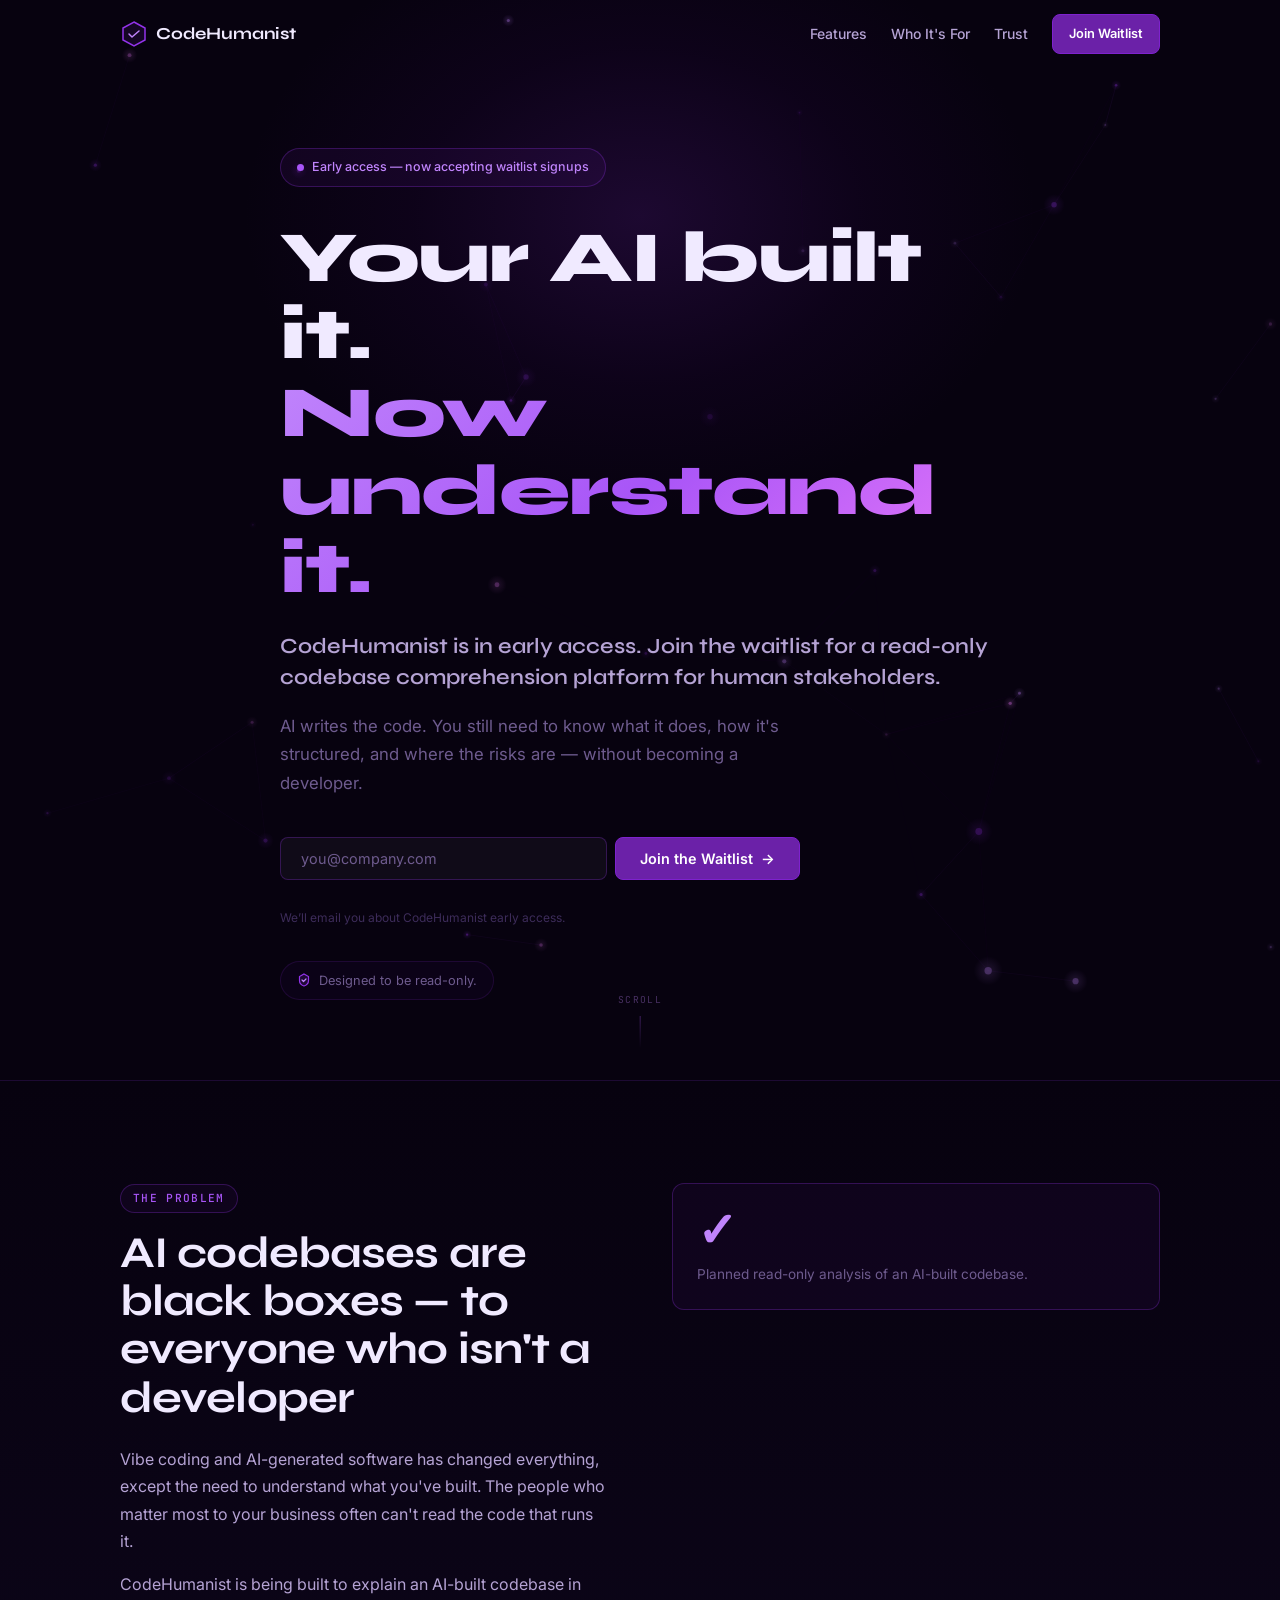
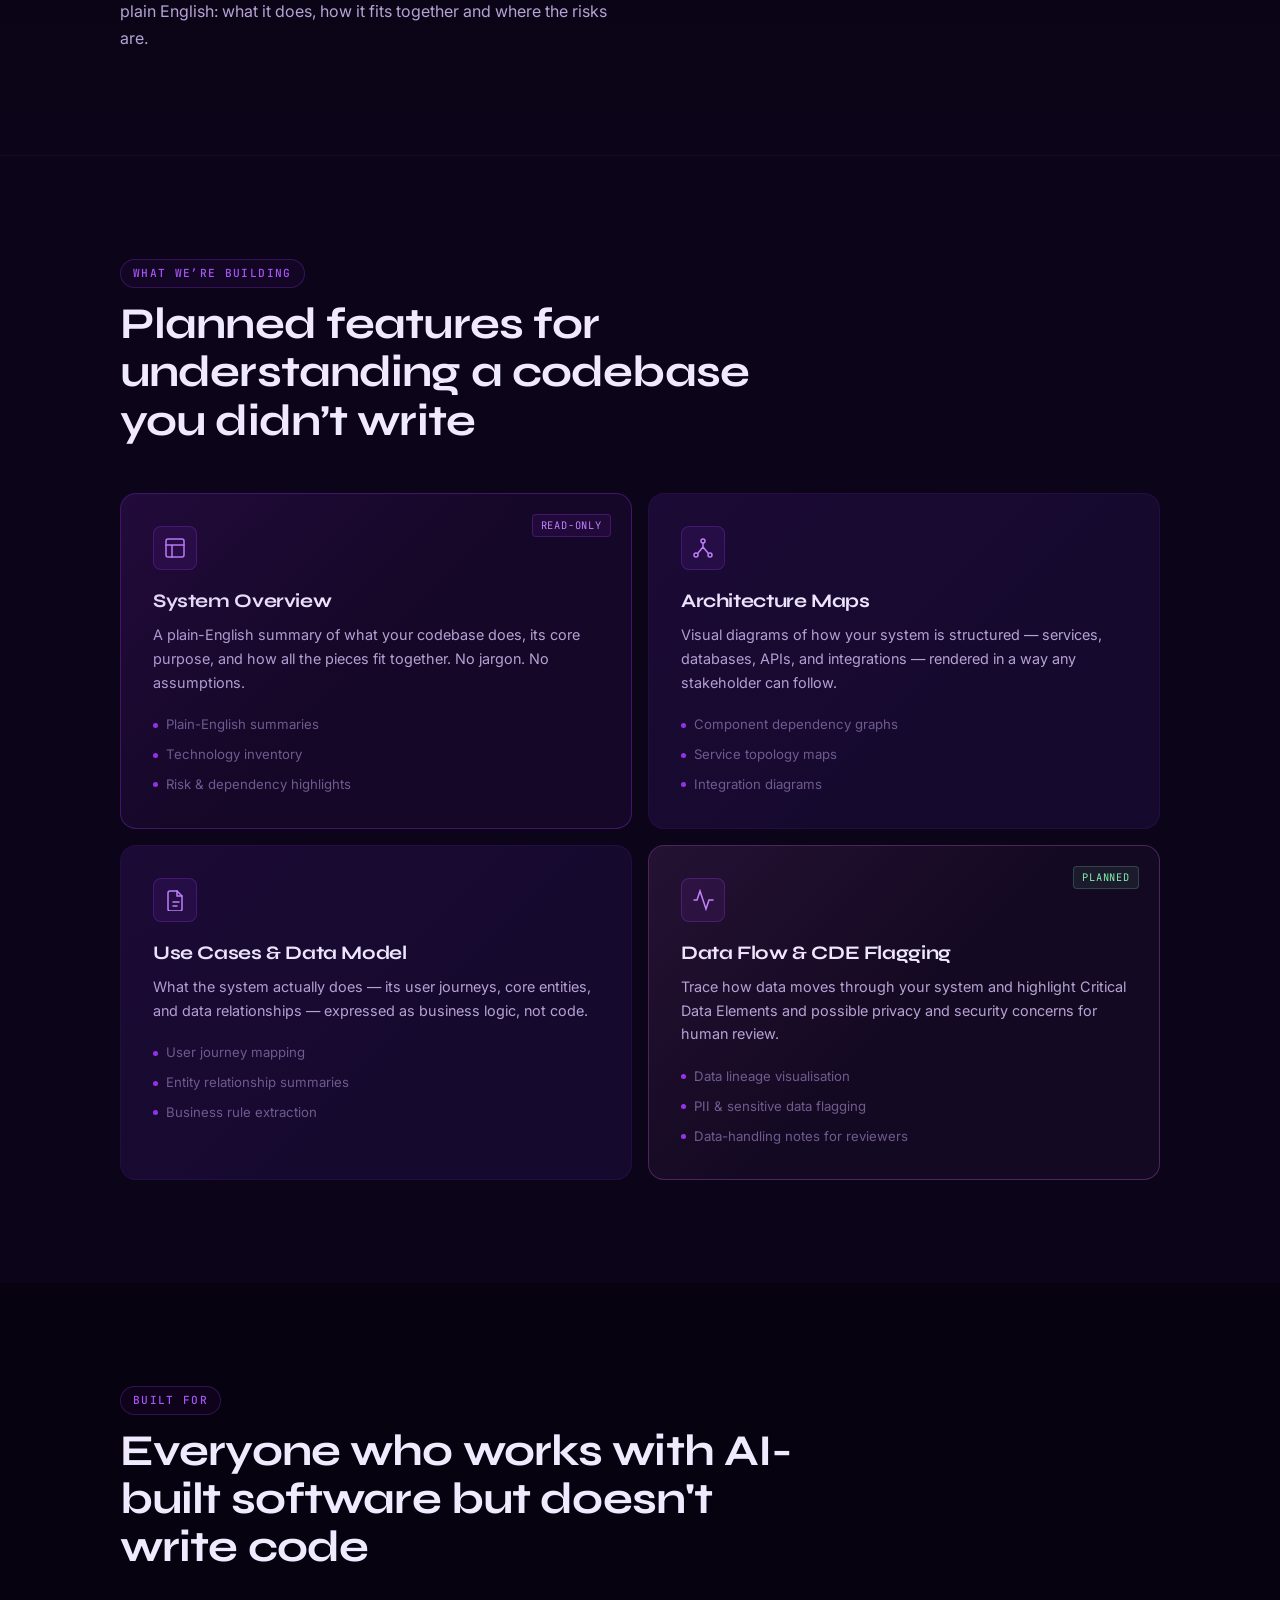
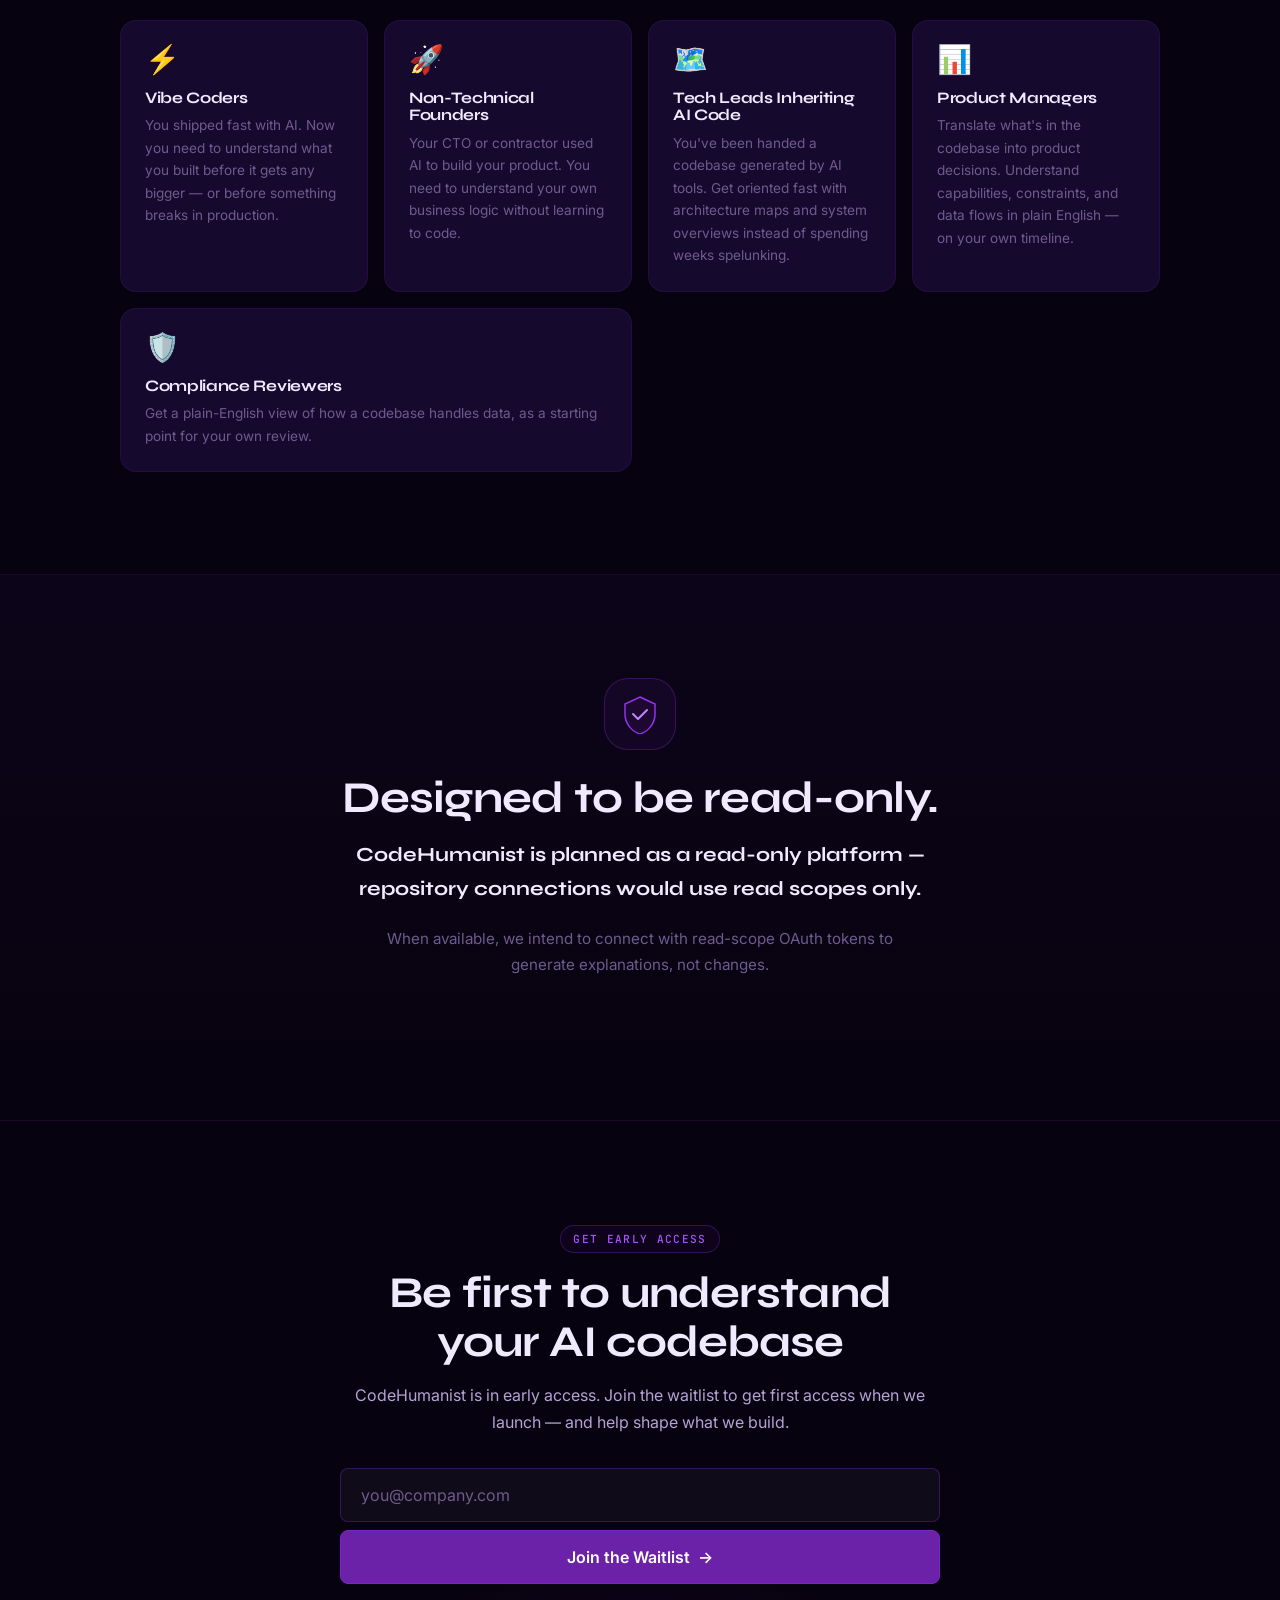
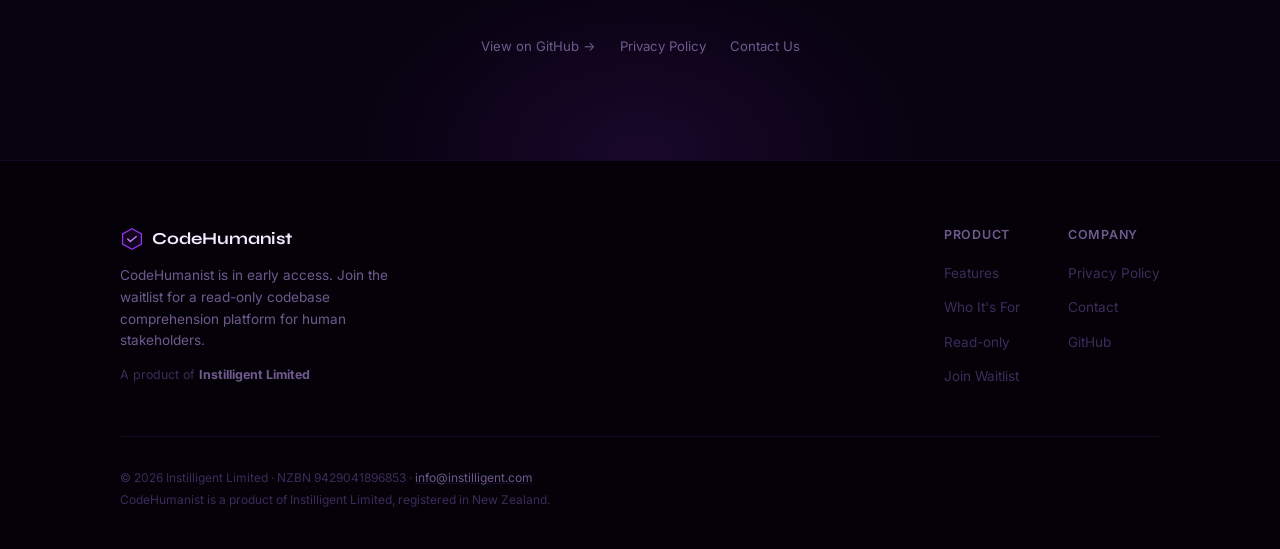
<file: index.html>
<!DOCTYPE html>
<html lang="en">
<head>
  <meta charset="UTF-8">
  <meta name="viewport" content="width=device-width, initial-scale=1.0">
  <title>CodeHumanist — Your AI built it. Now understand it.</title>
  <meta name="description" content="CodeHumanist is in early access. Join the waitlist for a read-only codebase comprehension platform for human stakeholders.">
  <meta name="robots" content="index, follow">
  <meta property="og:title" content="CodeHumanist — Your AI built it. Now understand it.">
  <meta property="og:description" content="CodeHumanist is in early access. Join the waitlist for a read-only codebase comprehension platform for human stakeholders.">
  <meta property="og:url" content="https://codehumanist.com">
  <meta property="og:type" content="website">
  <meta name="twitter:card" content="summary_large_image">
  <meta name="twitter:title" content="CodeHumanist — Your AI built it. Now understand it.">
  <meta name="twitter:description" content="CodeHumanist is in early access. Join the waitlist for a read-only codebase comprehension platform for human stakeholders.">

  <!-- Fonts: Syne (display) + Inter (body) -->
  <link rel="preconnect" href="https://fonts.googleapis.com">
  <link rel="preconnect" href="https://fonts.gstatic.com" crossorigin>
  <link rel="preload" href="https://fonts.googleapis.com/css2?family=Inter:wght@300;400;500;600&family=Syne:wght@600;700;800&family=JetBrains+Mono:wght@400;500&display=swap" as="style" onload="this.onload=null;this.rel='stylesheet'">
  <noscript><link rel="stylesheet" href="https://fonts.googleapis.com/css2?family=Inter:wght@300;400;500;600&family=Syne:wght@600;700;800&family=JetBrains+Mono:wght@400;500&display=swap"></noscript>

  <!-- GA4 (wired 2026-06-22) -->
  <script async src="https://www.googletagmanager.com/gtag/js?id=G-MSSEPYRD1L"></script>
  <script>
    window.dataLayer = window.dataLayer || [];
    function gtag(){dataLayer.push(arguments);}
    gtag('js', new Date());
    gtag('config', 'G-MSSEPYRD1L');
  </script>

  <link rel="stylesheet" href="css/style.css">

  <!-- Inline SVG favicon -->
  <link rel="icon" href="data:image/svg+xml,<svg xmlns='http://www.w3.org/2000/svg' viewBox='0 0 32 32'><rect width='32' height='32' rx='6' fill='%236B21A8'/><text x='50%25' y='55%25' font-size='18' text-anchor='middle' dominant-baseline='middle' fill='white'>⬡</text></svg>">
</head>
<body>

  <!-- ═══════════════════════ NAVIGATION ═══════════════════════ -->
  <nav class="nav" id="nav" role="navigation" aria-label="Main navigation">
    <div class="nav-inner container">
      <a href="/" class="logo" aria-label="CodeHumanist home">
        <svg class="logo-hex" width="28" height="28" viewBox="0 0 28 28" fill="none" aria-hidden="true">
          <path d="M14 2L25 8V20L14 26L3 20V8L14 2Z" stroke="#9333EA" stroke-width="1.5" fill="rgba(107,33,168,0.15)"/>
          <path d="M9 14l3 3 7-6" stroke="#C084FC" stroke-width="1.5" stroke-linecap="round" stroke-linejoin="round"/>
        </svg>
        <span class="logo-text">CodeHumanist</span>
      </a>
      <button class="nav-toggle" id="nav-toggle" aria-label="Toggle menu" aria-expanded="false">
        <span></span><span></span><span></span>
      </button>
      <div class="nav-links" id="nav-links">
        <a href="#features" class="nav-link">Features</a>
        <a href="#for-who" class="nav-link">Who It's For</a>
        <a href="#trust" class="nav-link">Trust</a>
        <a href="#waitlist" class="btn btn-primary btn-sm">Join Waitlist</a>
      </div>
    </div>
  </nav>

  <!-- ═══════════════════════ HERO ═══════════════════════ -->
  <section class="hero" id="hero" aria-labelledby="hero-headline">
    <canvas id="hero-canvas" aria-hidden="true"></canvas>
    <div class="hero-glow" aria-hidden="true"></div>

    <div class="hero-inner container">
      <div class="hero-badge" data-reveal>
        <span class="badge-pulse" aria-hidden="true"></span>
        <span>Early access — now accepting waitlist signups</span>
      </div>

      <h1 class="hero-headline" id="hero-headline" data-reveal data-reveal-delay="100">
        Your AI built it.<br>
        <span class="headline-accent">Now understand it.</span>
      </h1>

      <p class="hero-subtitle" data-reveal data-reveal-delay="200">
        CodeHumanist is in early access. Join the waitlist for a read-only codebase comprehension platform for human stakeholders.
      </p>

      <p class="hero-description" data-reveal data-reveal-delay="300">
        AI writes the code. You still need to know what it does, how it's structured,
        and where the risks are — without becoming a developer.
      </p>

      <div class="hero-cta" data-reveal data-reveal-delay="400" id="waitlist">
        <form class="waitlist-form" id="waitlist-form-hero" novalidate>
          <div class="input-group">
            <input
              type="email"
              name="email"
              placeholder="you@company.com"
              class="email-input"
              required
              autocomplete="email"
              aria-label="Your email address"
            >
            <button type="submit" class="btn btn-primary">
              <span class="btn-text">Join the Waitlist</span>
              <span class="btn-icon" aria-hidden="true">→</span>
            </button>
          </div>
          <div class="form-feedback" id="form-feedback-hero" role="status" aria-live="polite"></div>
        </form>
        <p class="form-note">We&rsquo;ll email you about CodeHumanist early access.</p>
      </div>

      <div class="trust-badge" data-reveal data-reveal-delay="500">
        <svg width="14" height="14" viewBox="0 0 14 14" fill="none" aria-hidden="true">
          <path d="M7 1L11.5 3.5V7.5C11.5 10 9.5 12.2 7 13C4.5 12.2 2.5 10 2.5 7.5V3.5L7 1Z" stroke="#9333EA" stroke-width="1.2" fill="rgba(147,51,234,0.15)"/>
          <path d="M5 7l1.5 1.5 2.5-2.5" stroke="#C084FC" stroke-width="1.2" stroke-linecap="round" stroke-linejoin="round"/>
        </svg>
        <span>Designed to be read-only.</span>
      </div>
    </div>

    <div class="hero-scroll-hint" aria-hidden="true">
      <span>scroll</span>
      <div class="scroll-line"></div>
    </div>
  </section>

  <!-- ═══════════════════════ PROBLEM ═══════════════════════ -->
  <section class="problem section" aria-labelledby="problem-heading">
    <div class="container">
      <div class="problem-grid">
        <div class="problem-text" data-reveal>
          <span class="section-label">The Problem</span>
          <h2 id="problem-heading">AI codebases are black boxes — to everyone who isn't a developer</h2>
          <p>Vibe coding and AI-generated software has changed everything, except the need to understand what you've built. The people who matter most to your business often can't read the code that runs it.</p>
          <p>CodeHumanist is being built to explain an AI-built codebase in plain English: what it does, how it fits together and where the risks are.</p>
        </div>
        <div class="problem-stats">
          <div class="stat-card stat-card--highlight" data-reveal data-reveal-delay="300">
            <div class="stat-number" aria-hidden="true">✓</div>
            <div class="stat-label">Planned read-only analysis of an AI-built codebase.</div>
          </div>
        </div>
      </div>
    </div>
  </section>

  <!-- ═══════════════════════ FEATURES ═══════════════════════ -->
  <section class="features section" id="features" aria-labelledby="features-heading">
    <div class="container">
      <div class="section-header" data-reveal>
        <span class="section-label">What We&rsquo;re Building</span>
        <h2 id="features-heading">Planned features for understanding a codebase you didn&rsquo;t write</h2>
      </div>

      <div class="features-grid">
        <article class="feature-card feature-card--primary" data-reveal data-reveal-delay="0">
          <div class="feature-icon-wrap">
            <svg width="22" height="22" viewBox="0 0 22 22" fill="none" stroke="currentColor" stroke-width="1.5" stroke-linecap="round" aria-hidden="true">
              <rect x="2" y="2" width="18" height="18" rx="2"/>
              <path d="M2 8h18M8 20V8"/>
            </svg>
          </div>
          <div class="feature-card-content">
            <h3>System Overview</h3>
            <p>A plain-English summary of what your codebase does, its core purpose, and how all the pieces fit together. No jargon. No assumptions.</p>
            <ul class="feature-list">
              <li>Plain-English summaries</li>
              <li>Technology inventory</li>
              <li>Risk &amp; dependency highlights</li>
            </ul>
          </div>
          <div class="feature-card-tag">Read-only</div>
        </article>

        <article class="feature-card" data-reveal data-reveal-delay="75">
          <div class="feature-icon-wrap">
            <svg width="22" height="22" viewBox="0 0 22 22" fill="none" stroke="currentColor" stroke-width="1.5" stroke-linecap="round" aria-hidden="true">
              <circle cx="11" cy="4" r="2"/>
              <circle cx="4" cy="18" r="2"/>
              <circle cx="18" cy="18" r="2"/>
              <path d="M11 6v4M11 10l-5 6M11 10l5 6"/>
            </svg>
          </div>
          <div class="feature-card-content">
            <h3>Architecture Maps</h3>
            <p>Visual diagrams of how your system is structured — services, databases, APIs, and integrations — rendered in a way any stakeholder can follow.</p>
            <ul class="feature-list">
              <li>Component dependency graphs</li>
              <li>Service topology maps</li>
              <li>Integration diagrams</li>
            </ul>
          </div>
        </article>

        <article class="feature-card" data-reveal data-reveal-delay="150">
          <div class="feature-icon-wrap">
            <svg width="22" height="22" viewBox="0 0 22 22" fill="none" stroke="currentColor" stroke-width="1.5" stroke-linecap="round" aria-hidden="true">
              <path d="M13 2H6a2 2 0 0 0-2 2v16a2 2 0 0 0 2 2h10a2 2 0 0 0 2-2V7z"/>
              <path d="M13 2v5h5"/>
              <line x1="9" y1="13" x2="15" y2="13"/>
              <line x1="9" y1="17" x2="13" y2="17"/>
            </svg>
          </div>
          <div class="feature-card-content">
            <h3>Use Cases &amp; Data Model</h3>
            <p>What the system actually does — its user journeys, core entities, and data relationships — expressed as business logic, not code.</p>
            <ul class="feature-list">
              <li>User journey mapping</li>
              <li>Entity relationship summaries</li>
              <li>Business rule extraction</li>
            </ul>
          </div>
        </article>

        <article class="feature-card feature-card--accent" data-reveal data-reveal-delay="225">
          <div class="feature-icon-wrap">
            <svg width="22" height="22" viewBox="0 0 22 22" fill="none" stroke="currentColor" stroke-width="1.5" stroke-linecap="round" aria-hidden="true">
              <path d="M21 11h-4l-3 9L8 2l-3 9H2"/>
            </svg>
          </div>
          <div class="feature-card-content">
            <h3>Data Flow &amp; CDE Flagging</h3>
            <p>Trace how data moves through your system and highlight Critical Data Elements and possible privacy and security concerns for human review.</p>
            <ul class="feature-list">
              <li>Data lineage visualisation</li>
              <li>PII &amp; sensitive data flagging</li>
              <li>Data-handling notes for reviewers</li>
            </ul>
          </div>
          <div class="feature-card-tag feature-card-tag--new">Planned</div>
        </article>
      </div>
    </div>
  </section>

  <!-- ═══════════════════════ FOR WHO ═══════════════════════ -->
  <section class="personas section" id="for-who" aria-labelledby="personas-heading">
    <div class="container">
      <div class="section-header" data-reveal>
        <span class="section-label">Built For</span>
        <h2 id="personas-heading">Everyone who works with AI-built software but doesn't write code</h2>
      </div>

      <div class="personas-grid">
        <article class="persona-card" data-reveal data-reveal-delay="0">
          <div class="persona-emoji" aria-hidden="true">⚡</div>
          <h3>Vibe Coders</h3>
          <p>You shipped fast with AI. Now you need to understand what you built before it gets any bigger — or before something breaks in production.</p>
        </article>

        <article class="persona-card" data-reveal data-reveal-delay="80">
          <div class="persona-emoji" aria-hidden="true">🚀</div>
          <h3>Non-Technical Founders</h3>
          <p>Your CTO or contractor used AI to build your product. You need to understand your own business logic without learning to code.</p>
        </article>

        <article class="persona-card" data-reveal data-reveal-delay="160">
          <div class="persona-emoji" aria-hidden="true">🗺️</div>
          <h3>Tech Leads Inheriting AI Code</h3>
          <p>You've been handed a codebase generated by AI tools. Get oriented fast with architecture maps and system overviews instead of spending weeks spelunking.</p>
        </article>

        <article class="persona-card" data-reveal data-reveal-delay="240">
          <div class="persona-emoji" aria-hidden="true">📊</div>
          <h3>Product Managers</h3>
          <p>Translate what's in the codebase into product decisions. Understand capabilities, constraints, and data flows in plain English — on your own timeline.</p>
        </article>

        <article class="persona-card persona-card--wide" data-reveal data-reveal-delay="320">
          <div class="persona-emoji" aria-hidden="true">🛡️</div>
          <h3>Compliance Reviewers</h3>
          <p>Get a plain-English view of how a codebase handles data, as a starting point for your own review.</p>
        </article>
      </div>
    </div>
  </section>

  <!-- ═══════════════════════ TRUST ═══════════════════════ -->
  <section class="trust-section section" id="trust" aria-labelledby="trust-heading">
    <div class="container">
      <div class="trust-block" data-reveal>
        <div class="trust-icon-wrap" aria-hidden="true">
          <svg width="40" height="40" viewBox="0 0 40 40" fill="none">
            <path d="M20 3L35 10V20C35 29.5 28.5 37.5 20 40C11.5 37.5 5 29.5 5 20V10L20 3Z" stroke="#9333EA" stroke-width="1.5" fill="rgba(107,33,168,0.1)"/>
            <path d="M13 20l5 5 9-9" stroke="#C084FC" stroke-width="2" stroke-linecap="round" stroke-linejoin="round"/>
          </svg>
        </div>
        <h2 id="trust-heading">Designed to be read-only.</h2>
        <p class="trust-statement">CodeHumanist is planned as a read-only platform — repository connections would use read scopes only.</p>
        <p class="trust-description">When available, we intend to connect with read-scope OAuth tokens to generate explanations, not changes.</p>
      </div>
    </div>
  </section>

  <!-- ═══════════════════════ FINAL CTA ═══════════════════════ -->
  <section class="cta-section section" id="cta" aria-labelledby="cta-heading">
    <div class="container">
      <div class="cta-block" data-reveal>
        <span class="section-label">Get Early Access</span>
        <h2 id="cta-heading">Be first to understand your AI codebase</h2>
        <p>CodeHumanist is in early access. Join the waitlist to get first access when we launch — and help shape what we build.</p>
        <form class="waitlist-form waitlist-form--large" id="waitlist-form-cta" novalidate>
          <div class="input-group input-group--large">
            <input
              type="email"
              name="email"
              placeholder="you@company.com"
              class="email-input"
              required
              autocomplete="email"
              aria-label="Your email address"
            >
            <button type="submit" class="btn btn-primary btn-lg">
              <span class="btn-text">Join the Waitlist</span>
              <span class="btn-icon" aria-hidden="true">→</span>
            </button>
          </div>
          <div class="form-feedback" id="form-feedback-cta" role="status" aria-live="polite"></div>
        </form>
        <div class="cta-links">
          <a href="https://github.com/marc-2019/codehumanist-website" class="text-link" target="_blank" rel="noopener noreferrer">View on GitHub →</a>
          <a href="pages/privacy.html" class="text-link">Privacy Policy</a>
          <a href="mailto:info@instilligent.com" class="text-link">Contact Us</a>
        </div>
      </div>
    </div>
  </section>

  <!-- ═══════════════════════ FOOTER ═══════════════════════ -->
  <footer class="footer" role="contentinfo">
    <div class="container">
      <div class="footer-inner">
        <div class="footer-brand">
          <a href="/" class="logo" aria-label="CodeHumanist home">
            <svg class="logo-hex" width="24" height="24" viewBox="0 0 28 28" fill="none" aria-hidden="true">
              <path d="M14 2L25 8V20L14 26L3 20V8L14 2Z" stroke="#9333EA" stroke-width="1.5" fill="rgba(107,33,168,0.15)"/>
              <path d="M9 14l3 3 7-6" stroke="#C084FC" stroke-width="1.5" stroke-linecap="round" stroke-linejoin="round"/>
            </svg>
            <span class="logo-text">CodeHumanist</span>
          </a>
          <p class="footer-tagline">CodeHumanist is in early access. Join the waitlist for a read-only codebase comprehension platform for human stakeholders.</p>
          <p class="footer-copy">A product of <strong>Instilligent Limited</strong></p>
        </div>

        <nav class="footer-nav" aria-label="Footer navigation">
          <div class="footer-nav-group">
            <strong>Product</strong>
            <a href="#features">Features</a>
            <a href="#for-who">Who It's For</a>
            <a href="#trust">Read-only</a>
            <a href="#waitlist">Join Waitlist</a>
          </div>
          <div class="footer-nav-group">
            <strong>Company</strong>
            <a href="pages/privacy.html">Privacy Policy</a>
            <a href="mailto:info@instilligent.com">Contact</a>
            <a href="https://github.com/marc-2019/codehumanist-website" target="_blank" rel="noopener noreferrer">GitHub</a>
          </div>
        </nav>
      </div>

      <div class="footer-legal">
        <p>© 2026 Instilligent Limited · NZBN 9429041896853 · <a href="mailto:info@instilligent.com">info@instilligent.com</a></p>
        <p>CodeHumanist is a product of Instilligent Limited, registered in New Zealand.</p>
      </div>
    </div>
  </footer>

  <script src="js/main.js" defer></script>
</body>
</html>
</file>
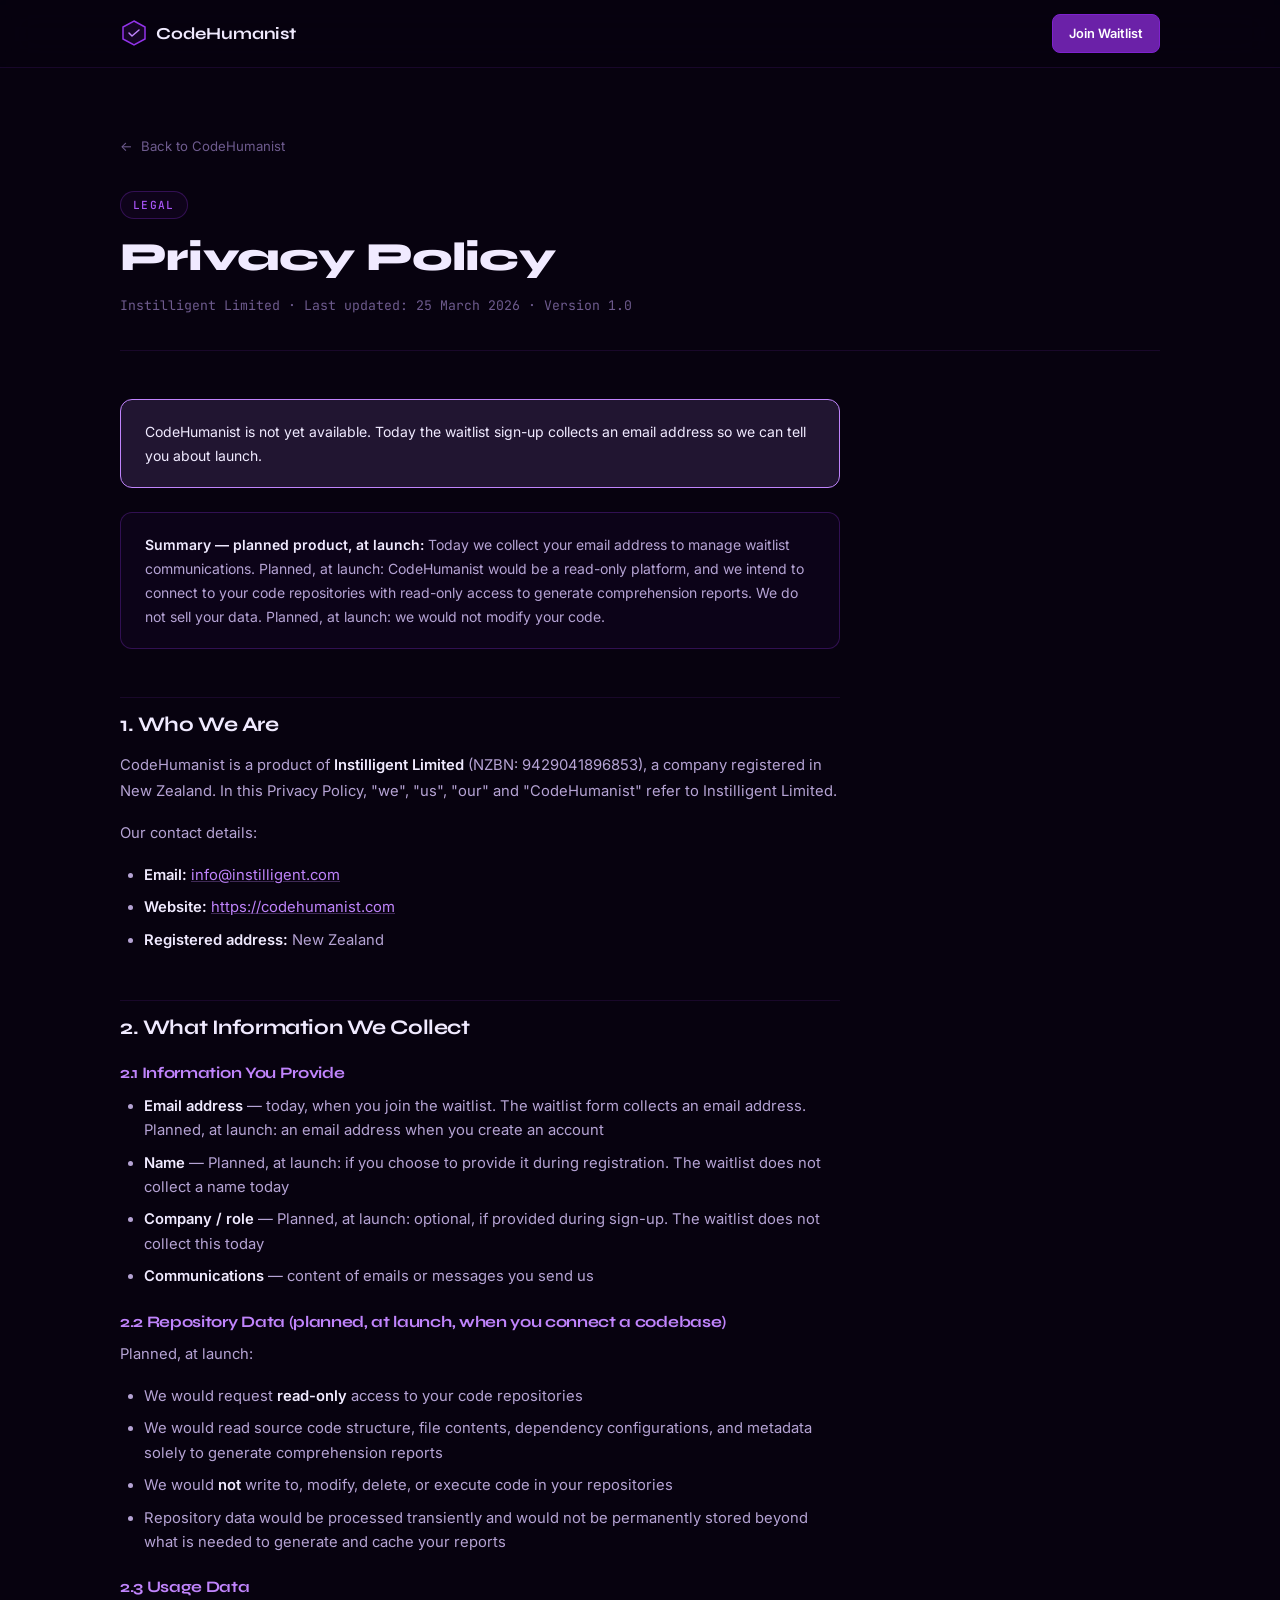
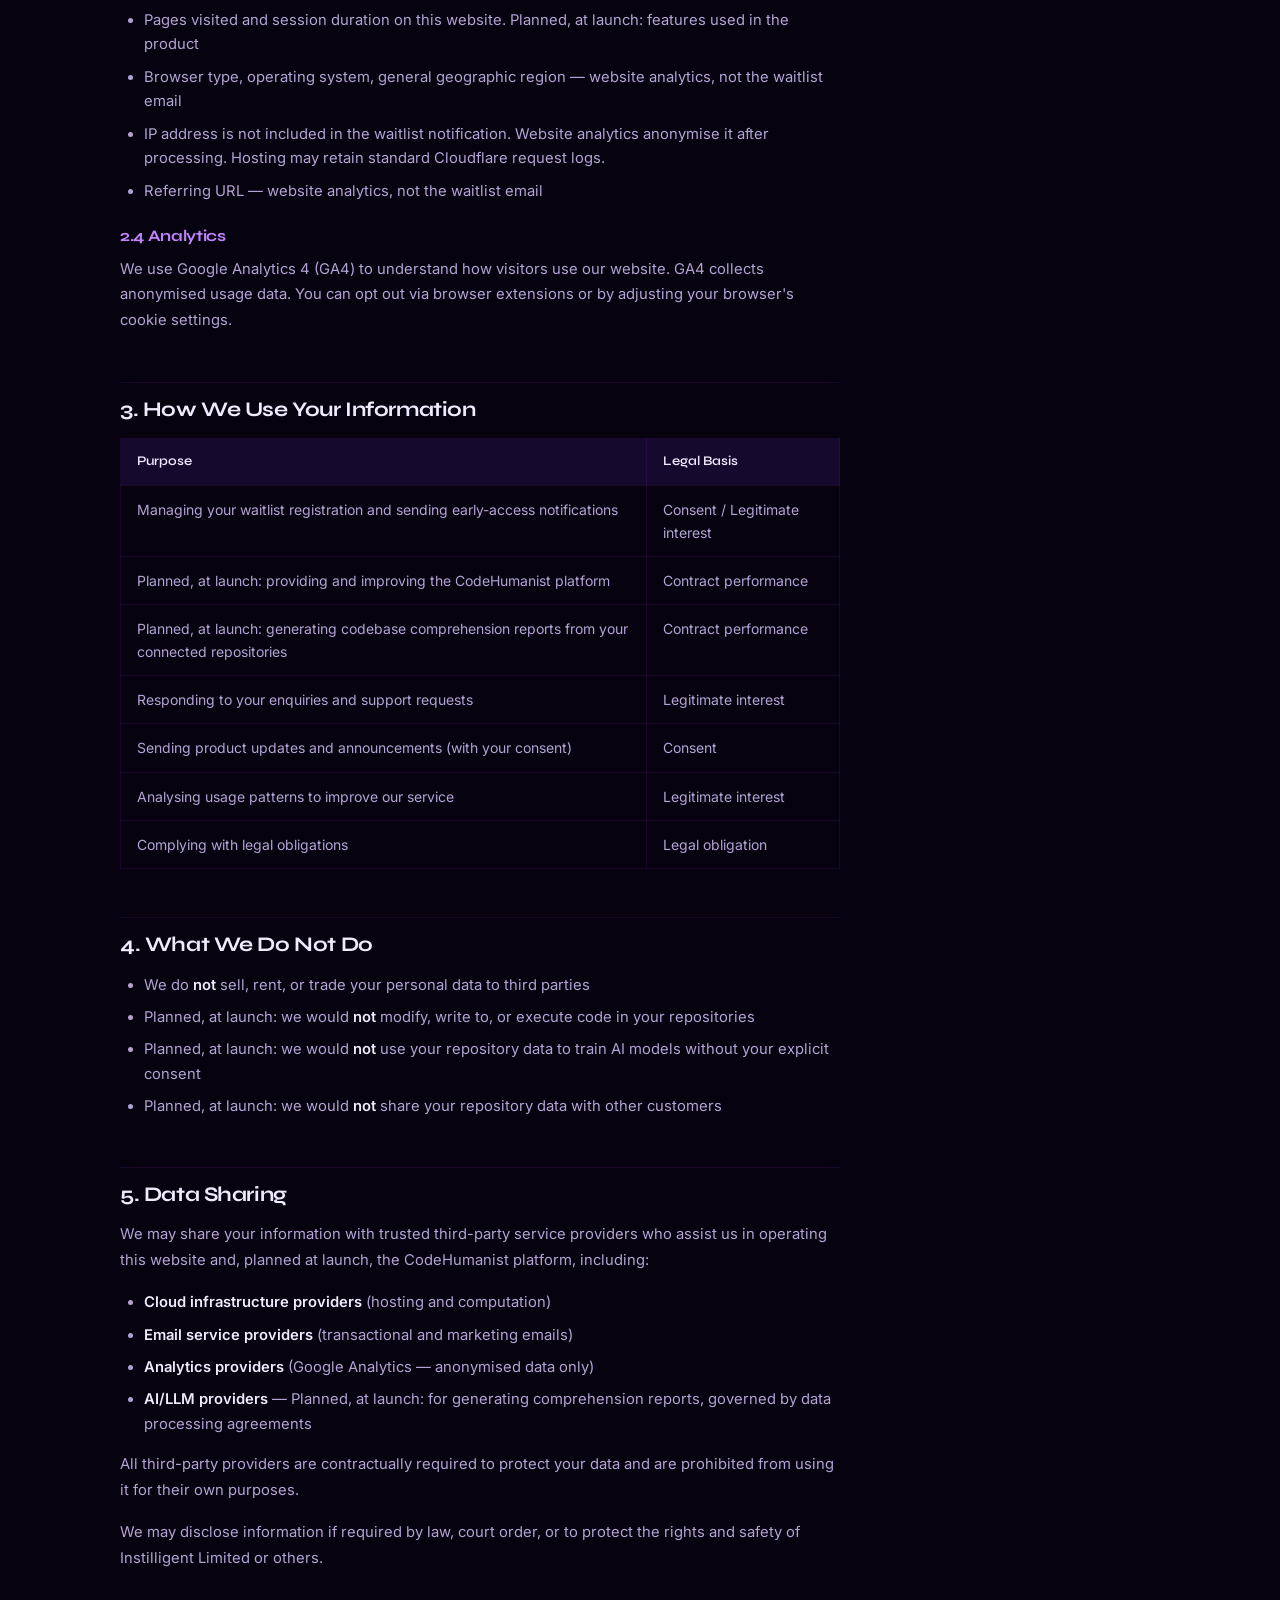
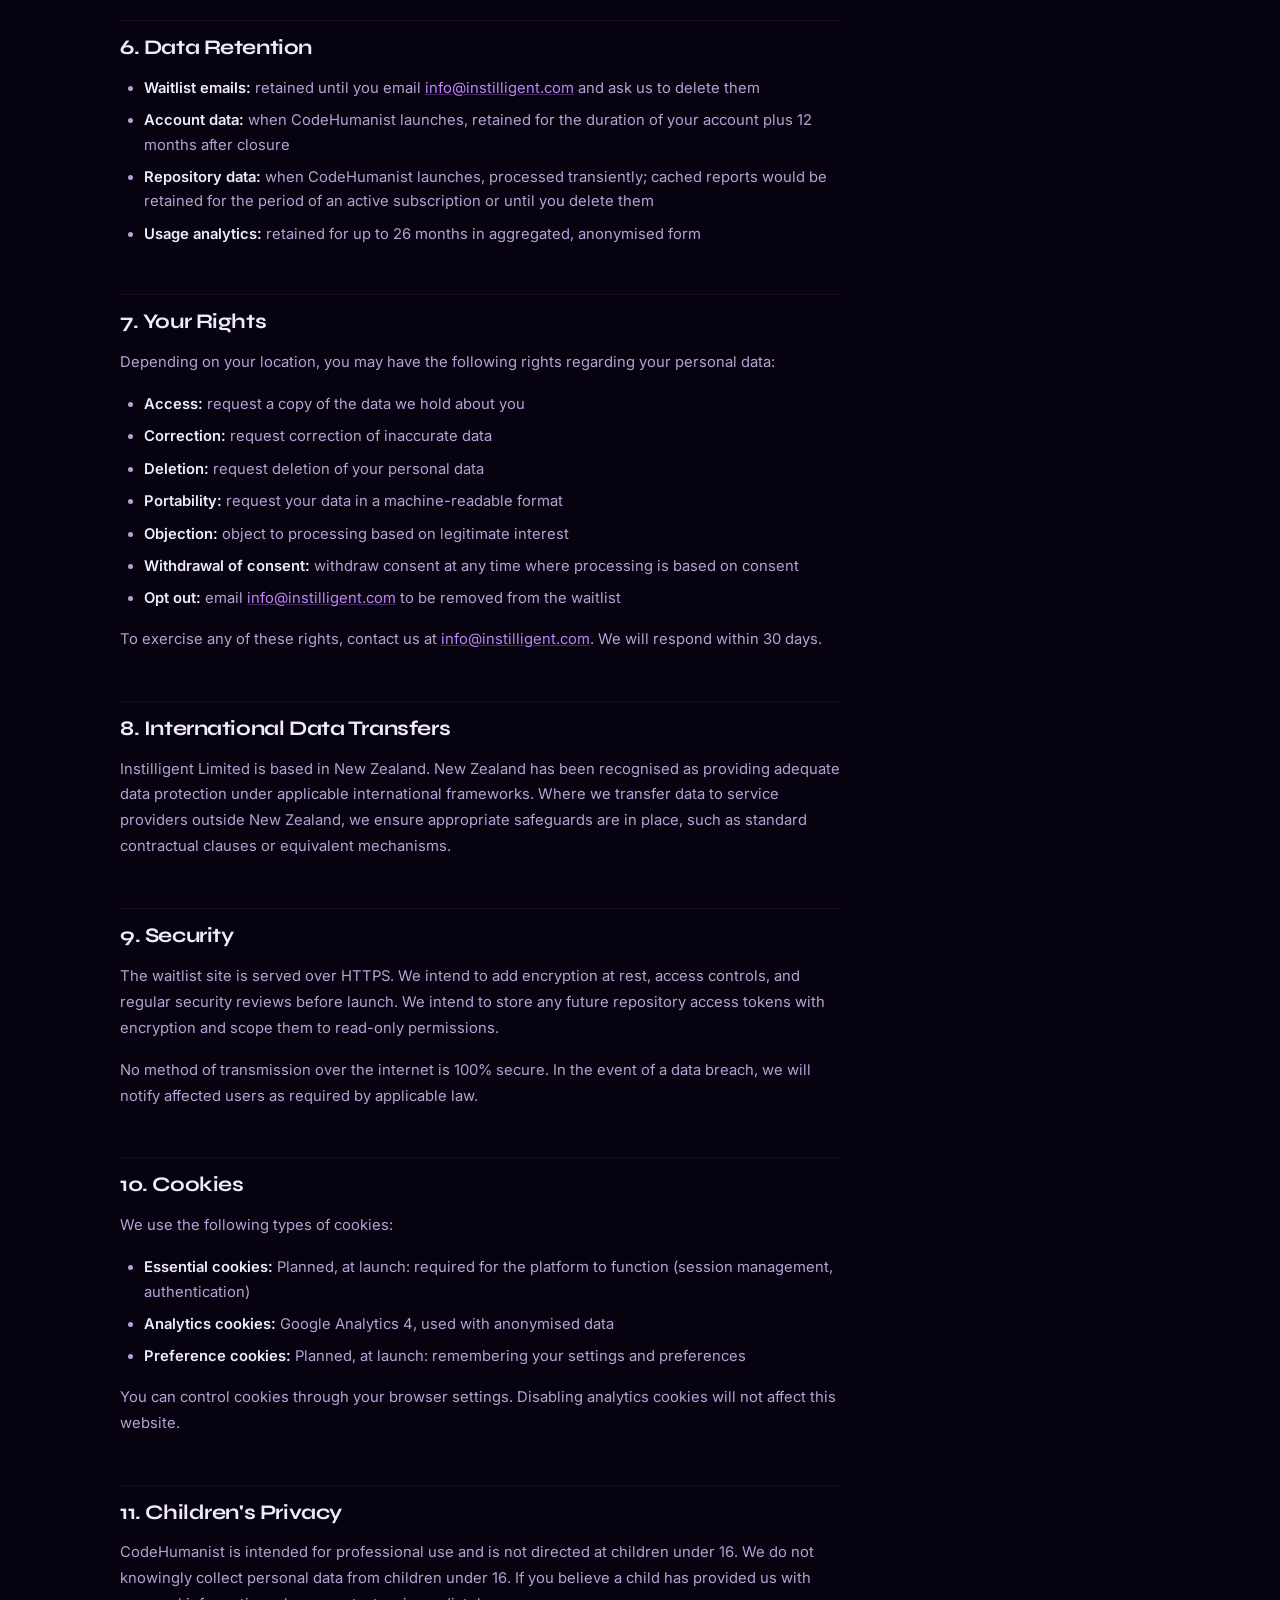
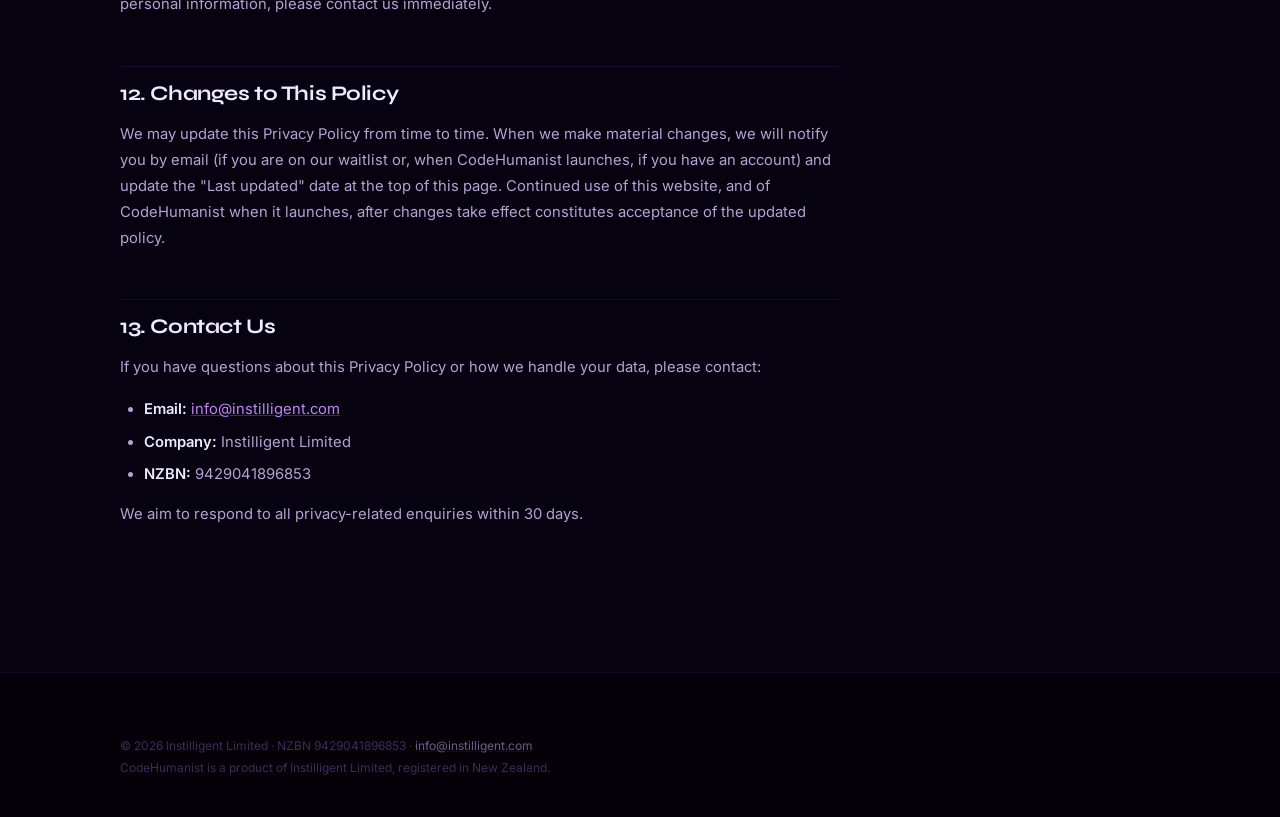
<file: pages/privacy.html>
<!DOCTYPE html>
<html lang="en">
<head>
  <meta charset="UTF-8">
  <meta name="viewport" content="width=device-width, initial-scale=1.0">
  <title>Privacy Policy — CodeHumanist</title>
  <meta name="description" content="Privacy Policy for CodeHumanist, a product of Instilligent Limited.">
  <meta name="robots" content="noindex, follow">

  <link rel="preconnect" href="https://fonts.googleapis.com">
  <link rel="preconnect" href="https://fonts.gstatic.com" crossorigin>
  <link href="https://fonts.googleapis.com/css2?family=Inter:wght@300;400;500;600&family=Syne:wght@600;700;800&family=JetBrains+Mono:wght@400;500&display=swap" rel="stylesheet">

  <link rel="stylesheet" href="../css/style.css">

  <link rel="icon" href="data:image/svg+xml,<svg xmlns='http://www.w3.org/2000/svg' viewBox='0 0 32 32'><rect width='32' height='32' rx='6' fill='%236B21A8'/><text x='50%25' y='55%25' font-size='18' text-anchor='middle' dominant-baseline='middle' fill='white'>⬡</text></svg>">

  <style>
    /* Prose styles scoped to this page */
    .prose-page {
      padding-top: calc(var(--nav-height) + var(--space-16));
      padding-bottom: var(--space-32);
      min-height: 100vh;
    }

    .prose-header {
      margin-bottom: var(--space-12);
      padding-bottom: var(--space-8);
      border-bottom: 1px solid var(--border-subtle);
    }

    .prose-header .section-label { margin-bottom: var(--space-4); }

    .prose-header h1 {
      font-size: clamp(1.75rem, 4vw, 2.5rem);
      margin-bottom: var(--space-4);
    }

    .prose-meta {
      font-size: 0.825rem;
      color: var(--text-muted);
      font-family: var(--font-mono);
    }

    .prose {
      max-width: 720px;
    }

    .prose h2 {
      font-size: 1.3rem;
      margin-top: var(--space-12);
      margin-bottom: var(--space-4);
      padding-top: var(--space-4);
      border-top: 1px solid var(--border-subtle);
      color: var(--text-primary);
    }

    .prose h3 {
      font-size: 1rem;
      margin-top: var(--space-6);
      margin-bottom: var(--space-3);
      color: var(--purple-300);
    }

    .prose p {
      margin-bottom: var(--space-4);
      font-size: 0.925rem;
      line-height: 1.75;
    }

    .prose ul, .prose ol {
      margin-bottom: var(--space-4);
      padding-left: var(--space-6);
    }

    .prose ul li { list-style: disc; }
    .prose ol li { list-style: decimal; }

    .prose li {
      font-size: 0.925rem;
      color: var(--text-secondary);
      margin-bottom: var(--space-2);
      line-height: 1.65;
    }

    .prose a {
      color: var(--purple-300);
      text-decoration: underline;
      text-decoration-color: rgba(192, 132, 252, 0.3);
      transition: color var(--duration-fast), text-decoration-color var(--duration-fast);
    }

    .prose a:hover {
      color: var(--purple-200);
      text-decoration-color: rgba(221, 214, 254, 0.5);
    }

    .prose strong { color: var(--text-primary); font-weight: 600; }

    .prose .notice-box {
      border: 1px solid var(--border-default);
      background: rgba(107, 33, 168, 0.06);
      border-radius: var(--radius-md);
      padding: var(--space-5) var(--space-6);
      margin-bottom: var(--space-6);
      font-size: 0.875rem;
      color: var(--text-secondary);
      line-height: 1.7;
    }

    .prose .notice-box--prelaunch {
      border-color: var(--purple-300);
      background: rgba(192, 132, 252, 0.14);
      color: var(--text-primary);
    }

    .prose table {
      width: 100%;
      border-collapse: collapse;
      margin-bottom: var(--space-6);
      font-size: 0.875rem;
    }

    .prose th {
      text-align: left;
      padding: var(--space-3) var(--space-4);
      background: var(--bg-card);
      border: 1px solid var(--border-subtle);
      color: var(--text-primary);
      font-weight: 600;
      font-family: var(--font-display);
      font-size: 0.825rem;
    }

    .prose td {
      padding: var(--space-3) var(--space-4);
      border: 1px solid var(--border-subtle);
      color: var(--text-secondary);
      vertical-align: top;
    }

    .prose-back {
      display: inline-flex;
      align-items: center;
      gap: var(--space-2);
      font-size: 0.825rem;
      color: var(--text-muted);
      text-decoration: none;
      margin-bottom: var(--space-8);
      transition: color var(--duration-fast);
    }

    .prose-back:hover { color: var(--purple-300); }
    .prose-back::before { content: '←'; }
  </style>
</head>
<body>

  <nav class="nav scrolled" role="navigation" aria-label="Main navigation">
    <div class="nav-inner container">
      <a href="/" class="logo" aria-label="CodeHumanist home">
        <svg class="logo-hex" width="28" height="28" viewBox="0 0 28 28" fill="none" aria-hidden="true">
          <path d="M14 2L25 8V20L14 26L3 20V8L14 2Z" stroke="#9333EA" stroke-width="1.5" fill="rgba(107,33,168,0.15)"/>
          <path d="M9 14l3 3 7-6" stroke="#C084FC" stroke-width="1.5" stroke-linecap="round" stroke-linejoin="round"/>
        </svg>
        <span class="logo-text">CodeHumanist</span>
      </a>
      <div class="nav-links" style="display:flex;">
        <a href="/#waitlist" class="btn btn-primary btn-sm">Join Waitlist</a>
      </div>
    </div>
  </nav>

  <main class="prose-page">
    <div class="container">

      <a href="/" class="prose-back">Back to CodeHumanist</a>

      <div class="prose-header">
        <span class="section-label">Legal</span>
        <h1>Privacy Policy</h1>
        <p class="prose-meta">
          Instilligent Limited · Last updated: 25 March 2026 · Version 1.0
        </p>
      </div>

      <article class="prose">

        <p class="notice-box notice-box--prelaunch" role="note">CodeHumanist is not yet available. Today the waitlist sign-up collects an email address so we can tell you about launch.</p>

        <div class="notice-box">
          <strong>Summary — planned product, at launch:</strong> Today we collect your email address to manage waitlist communications. Planned, at launch: CodeHumanist would be a read-only platform, and we intend to connect to your code repositories with read-only access to generate comprehension reports. We do not sell your data. Planned, at launch: we would not modify your code.
        </div>

        <h2>1. Who We Are</h2>
        <p>CodeHumanist is a product of <strong>Instilligent Limited</strong> (NZBN: 9429041896853), a company registered in New Zealand. In this Privacy Policy, "we", "us", "our" and "CodeHumanist" refer to Instilligent Limited.</p>
        <p>Our contact details:</p>
        <ul>
          <li><strong>Email:</strong> <a href="mailto:info@instilligent.com">info@instilligent.com</a></li>
          <li><strong>Website:</strong> <a href="https://codehumanist.com">https://codehumanist.com</a></li>
          <li><strong>Registered address:</strong> New Zealand</li>
        </ul>

        <h2>2. What Information We Collect</h2>

        <h3>2.1 Information You Provide</h3>
        <ul>
          <li><strong>Email address</strong> — today, when you join the waitlist. The waitlist form collects an email address. Planned, at launch: an email address when you create an account</li>
          <li><strong>Name</strong> — Planned, at launch: if you choose to provide it during registration. The waitlist does not collect a name today</li>
          <li><strong>Company / role</strong> — Planned, at launch: optional, if provided during sign-up. The waitlist does not collect this today</li>
          <li><strong>Communications</strong> — content of emails or messages you send us</li>
        </ul>

        <h3>2.2 Repository Data (planned, at launch, when you connect a codebase)</h3>
        <p>Planned, at launch:</p>
        <ul>
          <li>We would request <strong>read-only</strong> access to your code repositories</li>
          <li>We would read source code structure, file contents, dependency configurations, and metadata solely to generate comprehension reports</li>
          <li>We would <strong>not</strong> write to, modify, delete, or execute code in your repositories</li>
          <li>Repository data would be processed transiently and would not be permanently stored beyond what is needed to generate and cache your reports</li>
        </ul>

        <h3>2.3 Usage Data</h3>
        <ul>
          <li>Pages visited and session duration on this website. Planned, at launch: features used in the product</li>
          <li>Browser type, operating system, general geographic region — website analytics, not the waitlist email</li>
          <li>IP address is not included in the waitlist notification. Website analytics anonymise it after processing. Hosting may retain standard Cloudflare request logs.</li>
          <li>Referring URL — website analytics, not the waitlist email</li>
        </ul>

        <h3>2.4 Analytics</h3>
        <p>We use Google Analytics 4 (GA4) to understand how visitors use our website. GA4 collects anonymised usage data. You can opt out via browser extensions or by adjusting your browser's cookie settings.</p>

        <h2>3. How We Use Your Information</h2>

        <table>
          <thead>
            <tr>
              <th>Purpose</th>
              <th>Legal Basis</th>
            </tr>
          </thead>
          <tbody>
            <tr>
              <td>Managing your waitlist registration and sending early-access notifications</td>
              <td>Consent / Legitimate interest</td>
            </tr>
            <tr>
              <td>Planned, at launch: providing and improving the CodeHumanist platform</td>
              <td>Contract performance</td>
            </tr>
            <tr>
              <td>Planned, at launch: generating codebase comprehension reports from your connected repositories</td>
              <td>Contract performance</td>
            </tr>
            <tr>
              <td>Responding to your enquiries and support requests</td>
              <td>Legitimate interest</td>
            </tr>
            <tr>
              <td>Sending product updates and announcements (with your consent)</td>
              <td>Consent</td>
            </tr>
            <tr>
              <td>Analysing usage patterns to improve our service</td>
              <td>Legitimate interest</td>
            </tr>
            <tr>
              <td>Complying with legal obligations</td>
              <td>Legal obligation</td>
            </tr>
          </tbody>
        </table>

        <h2>4. What We Do Not Do</h2>
        <ul>
          <li>We do <strong>not</strong> sell, rent, or trade your personal data to third parties</li>
          <li>Planned, at launch: we would <strong>not</strong> modify, write to, or execute code in your repositories</li>
          <li>Planned, at launch: we would <strong>not</strong> use your repository data to train AI models without your explicit consent</li>
          <li>Planned, at launch: we would <strong>not</strong> share your repository data with other customers</li>
        </ul>

        <h2>5. Data Sharing</h2>
        <p>We may share your information with trusted third-party service providers who assist us in operating this website and, planned at launch, the CodeHumanist platform, including:</p>
        <ul>
          <li><strong>Cloud infrastructure providers</strong> (hosting and computation)</li>
          <li><strong>Email service providers</strong> (transactional and marketing emails)</li>
          <li><strong>Analytics providers</strong> (Google Analytics — anonymised data only)</li>
          <li><strong>AI/LLM providers</strong> — Planned, at launch: for generating comprehension reports, governed by data processing agreements</li>
        </ul>
        <p>All third-party providers are contractually required to protect your data and are prohibited from using it for their own purposes.</p>
        <p>We may disclose information if required by law, court order, or to protect the rights and safety of Instilligent Limited or others.</p>

        <h2>6. Data Retention</h2>
        <ul>
          <li><strong>Waitlist emails:</strong> retained until you email <a href="mailto:info@instilligent.com">info@instilligent.com</a> and ask us to delete them</li>
          <li><strong>Account data:</strong> when CodeHumanist launches, retained for the duration of your account plus 12 months after closure</li>
          <li><strong>Repository data:</strong> when CodeHumanist launches, processed transiently; cached reports would be retained for the period of an active subscription or until you delete them</li>
          <li><strong>Usage analytics:</strong> retained for up to 26 months in aggregated, anonymised form</li>
        </ul>

        <h2>7. Your Rights</h2>
        <p>Depending on your location, you may have the following rights regarding your personal data:</p>
        <ul>
          <li><strong>Access:</strong> request a copy of the data we hold about you</li>
          <li><strong>Correction:</strong> request correction of inaccurate data</li>
          <li><strong>Deletion:</strong> request deletion of your personal data</li>
          <li><strong>Portability:</strong> request your data in a machine-readable format</li>
          <li><strong>Objection:</strong> object to processing based on legitimate interest</li>
          <li><strong>Withdrawal of consent:</strong> withdraw consent at any time where processing is based on consent</li>
          <li><strong>Opt out:</strong> email <a href="mailto:info@instilligent.com">info@instilligent.com</a> to be removed from the waitlist</li>
        </ul>
        <p>To exercise any of these rights, contact us at <a href="mailto:info@instilligent.com">info@instilligent.com</a>. We will respond within 30 days.</p>

        <h2>8. International Data Transfers</h2>
        <p>Instilligent Limited is based in New Zealand. New Zealand has been recognised as providing adequate data protection under applicable international frameworks. Where we transfer data to service providers outside New Zealand, we ensure appropriate safeguards are in place, such as standard contractual clauses or equivalent mechanisms.</p>

        <h2>9. Security</h2>
        <p>The waitlist site is served over HTTPS. We intend to add encryption at rest, access controls, and regular security reviews before launch. We intend to store any future repository access tokens with encryption and scope them to read-only permissions.</p>
        <p>No method of transmission over the internet is 100% secure. In the event of a data breach, we will notify affected users as required by applicable law.</p>

        <h2>10. Cookies</h2>
        <p>We use the following types of cookies:</p>
        <ul>
          <li><strong>Essential cookies:</strong> Planned, at launch: required for the platform to function (session management, authentication)</li>
          <li><strong>Analytics cookies:</strong> Google Analytics 4, used with anonymised data</li>
          <li><strong>Preference cookies:</strong> Planned, at launch: remembering your settings and preferences</li>
        </ul>
        <p>You can control cookies through your browser settings. Disabling analytics cookies will not affect this website.</p>

        <h2>11. Children's Privacy</h2>
        <p>CodeHumanist is intended for professional use and is not directed at children under 16. We do not knowingly collect personal data from children under 16. If you believe a child has provided us with personal information, please contact us immediately.</p>

        <h2>12. Changes to This Policy</h2>
        <p>We may update this Privacy Policy from time to time. When we make material changes, we will notify you by email (if you are on our waitlist or, when CodeHumanist launches, if you have an account) and update the "Last updated" date at the top of this page. Continued use of this website, and of CodeHumanist when it launches, after changes take effect constitutes acceptance of the updated policy.</p>

        <h2>13. Contact Us</h2>
        <p>If you have questions about this Privacy Policy or how we handle your data, please contact:</p>
        <ul>
          <li><strong>Email:</strong> <a href="mailto:info@instilligent.com">info@instilligent.com</a></li>
          <li><strong>Company:</strong> Instilligent Limited</li>
          <li><strong>NZBN:</strong> 9429041896853</li>
        </ul>
        <p>We aim to respond to all privacy-related enquiries within 30 days.</p>

      </article>
    </div>
  </main>

  <footer class="footer" role="contentinfo">
    <div class="container">
      <div class="footer-legal">
        <p>© 2026 Instilligent Limited · NZBN 9429041896853 · <a href="mailto:info@instilligent.com">info@instilligent.com</a></p>
        <p>CodeHumanist is a product of Instilligent Limited, registered in New Zealand.</p>
      </div>
    </div>
  </footer>

</body>
</html>
</file>
<file: css/style.css>
/* ═══════════════════════════════════════════════════════════════
   CodeHumanist — Design System
   Dark mode · Purple #6B21A8 · Syne + Inter typography
   ═══════════════════════════════════════════════════════════════ */

/* ── Custom Properties ─────────────────────────────────────── */
:root {
  /* Brand purples */
  --purple-900: #3B0764;
  --purple-800: #4C0D8F;
  --purple-700: #6B21A8;    /* brand primary */
  --purple-600: #7E22CE;
  --purple-500: #9333EA;
  --purple-400: #A855F7;
  --purple-300: #C084FC;
  --purple-200: #DDD6FE;
  --purple-100: #F3E8FF;

  /* Backgrounds */
  --bg-void:    #040108;
  --bg-base:    #07020F;
  --bg-surface: #0C0519;
  --bg-raised:  #130828;
  --bg-card:    #16092E;
  --bg-hover:   #1D0D3D;

  /* Borders */
  --border-subtle:  rgba(107, 33, 168, 0.18);
  --border-default: rgba(147, 51, 234, 0.28);
  --border-active:  rgba(192, 132, 252, 0.45);

  /* Text */
  --text-primary:   #F0EAFF;
  --text-secondary: #B5A3D4;
  --text-muted:     #6E5B8E;
  --text-faint:     #3D2C5A;

  /* Accent */
  --accent-glow:  rgba(147, 51, 234, 0.35);
  --accent-pulse: rgba(192, 132, 252, 0.6);

  /* Typography */
  --font-display: 'Syne', sans-serif;
  --font-body:    'Inter', sans-serif;
  --font-mono:    'JetBrains Mono', monospace;

  /* Spacing */
  --space-1:  0.25rem;
  --space-2:  0.5rem;
  --space-3:  0.75rem;
  --space-4:  1rem;
  --space-5:  1.25rem;
  --space-6:  1.5rem;
  --space-8:  2rem;
  --space-10: 2.5rem;
  --space-12: 3rem;
  --space-16: 4rem;
  --space-20: 5rem;
  --space-24: 6rem;
  --space-32: 8rem;

  /* Radii */
  --radius-sm: 4px;
  --radius:    8px;
  --radius-md: 12px;
  --radius-lg: 16px;
  --radius-xl: 24px;
  --radius-full: 9999px;

  /* Shadows */
  --shadow-glow-sm:  0 0 20px rgba(107, 33, 168, 0.25);
  --shadow-glow:     0 0 40px rgba(107, 33, 168, 0.35);
  --shadow-glow-lg:  0 0 80px rgba(107, 33, 168, 0.4);
  --shadow-card:     0 4px 24px rgba(0, 0, 0, 0.4);
  --shadow-card-hover: 0 8px 48px rgba(107, 33, 168, 0.3);

  /* Transitions */
  --ease-out:   cubic-bezier(0.16, 1, 0.3, 1);
  --ease-in:    cubic-bezier(0.4, 0, 1, 1);
  --ease-inout: cubic-bezier(0.65, 0, 0.35, 1);
  --duration-fast: 150ms;
  --duration:      250ms;
  --duration-slow: 450ms;

  /* Layout */
  --container-max: 1120px;
  --container-pad: clamp(1.25rem, 5vw, 2.5rem);
  --nav-height: 68px;
}

/* ── Reset & Base ───────────────────────────────────────────── */
*, *::before, *::after {
  box-sizing: border-box;
  margin: 0;
  padding: 0;
}

html {
  scroll-behavior: smooth;
  scroll-padding-top: var(--nav-height);
  -webkit-font-smoothing: antialiased;
  -moz-osx-font-smoothing: grayscale;
  text-rendering: optimizeLegibility;
}

body {
  background-color: var(--bg-base);
  color: var(--text-primary);
  font-family: var(--font-body);
  font-size: 1rem;
  line-height: 1.65;
  min-height: 100vh;
  overflow-x: hidden;
}

a {
  color: inherit;
  text-decoration: none;
}

img, svg { display: block; }

ul { list-style: none; }

button {
  border: none;
  background: none;
  cursor: pointer;
  font-family: inherit;
}

/* ── Typography Scale ───────────────────────────────────────── */
h1, h2, h3, h4, h5, h6 {
  font-family: var(--font-display);
  line-height: 1.1;
  letter-spacing: -0.02em;
  color: var(--text-primary);
}

h1 { font-size: clamp(2.5rem, 6vw, 4.5rem); font-weight: 800; }
h2 { font-size: clamp(1.75rem, 4vw, 2.75rem); font-weight: 700; }
h3 { font-size: clamp(1.1rem, 2.5vw, 1.35rem); font-weight: 700; }

p {
  color: var(--text-secondary);
  line-height: 1.7;
}

/* ── Container ──────────────────────────────────────────────── */
.container {
  width: 100%;
  max-width: var(--container-max);
  margin-inline: auto;
  padding-inline: var(--container-pad);
}

/* ── Sections ───────────────────────────────────────────────── */
.section {
  padding-block: clamp(var(--space-16), 8vw, var(--space-32));
}

.section-header {
  max-width: 680px;
  margin-bottom: var(--space-12);
}

.section-header h2 {
  margin-top: var(--space-3);
}

.section-label {
  display: inline-block;
  font-family: var(--font-mono);
  font-size: 0.7rem;
  font-weight: 500;
  letter-spacing: 0.12em;
  text-transform: uppercase;
  color: var(--purple-400);
  padding: var(--space-1) var(--space-3);
  border: 1px solid var(--border-default);
  border-radius: var(--radius-full);
  background: rgba(107, 33, 168, 0.08);
}

/* ── Navigation ─────────────────────────────────────────────── */
.nav {
  position: fixed;
  top: 0;
  left: 0;
  right: 0;
  z-index: 100;
  height: var(--nav-height);
  display: flex;
  align-items: center;
  transition: background var(--duration) var(--ease-out),
              border-color var(--duration) var(--ease-out),
              backdrop-filter var(--duration) var(--ease-out);
}

.nav.scrolled {
  background: rgba(7, 2, 15, 0.85);
  backdrop-filter: blur(16px) saturate(1.5);
  -webkit-backdrop-filter: blur(16px) saturate(1.5);
  border-bottom: 1px solid var(--border-subtle);
}

.nav-inner {
  display: flex;
  align-items: center;
  justify-content: space-between;
  gap: var(--space-8);
}

.logo {
  display: flex;
  align-items: center;
  gap: var(--space-2);
  text-decoration: none;
  flex-shrink: 0;
}

.logo-hex {
  flex-shrink: 0;
  transition: filter var(--duration) var(--ease-out);
}

.logo:hover .logo-hex {
  filter: drop-shadow(0 0 8px rgba(147, 51, 234, 0.7));
}

.logo-text {
  font-family: var(--font-display);
  font-size: 1.05rem;
  font-weight: 700;
  color: var(--text-primary);
  letter-spacing: -0.01em;
}

.nav-links {
  display: flex;
  align-items: center;
  gap: var(--space-6);
}

.nav-link {
  font-size: 0.875rem;
  font-weight: 500;
  color: var(--text-secondary);
  transition: color var(--duration-fast) var(--ease-out);
  text-decoration: none;
}

.nav-link:hover { color: var(--text-primary); }

.nav-toggle {
  display: none;
  flex-direction: column;
  gap: 5px;
  padding: var(--space-2);
  cursor: pointer;
}

.nav-toggle span {
  display: block;
  width: 20px;
  height: 1.5px;
  background: var(--text-secondary);
  border-radius: 2px;
  transition: transform var(--duration) var(--ease-out),
              opacity var(--duration) var(--ease-out);
}

/* ── Buttons ────────────────────────────────────────────────── */
.btn {
  display: inline-flex;
  align-items: center;
  gap: var(--space-2);
  font-family: var(--font-body);
  font-weight: 600;
  border-radius: var(--radius);
  cursor: pointer;
  transition: all var(--duration) var(--ease-out);
  white-space: nowrap;
  position: relative;
  overflow: hidden;
  text-decoration: none;
}

.btn::before {
  content: '';
  position: absolute;
  inset: 0;
  background: rgba(255,255,255,0);
  transition: background var(--duration-fast);
}

.btn:hover::before { background: rgba(255,255,255,0.06); }
.btn:active::before { background: rgba(255,255,255,0.1); }

.btn-primary {
  background: var(--purple-700);
  color: #fff;
  border: 1px solid var(--purple-600);
  box-shadow: 0 0 0 0 var(--accent-glow);
  padding: var(--space-3) var(--space-6);
  font-size: 0.9rem;
}

.btn-primary:hover {
  background: var(--purple-600);
  border-color: var(--purple-500);
  box-shadow: var(--shadow-glow-sm);
  transform: translateY(-1px);
}

.btn-primary:active {
  transform: translateY(0);
}

.btn-sm {
  padding: var(--space-2) var(--space-4);
  font-size: 0.8rem;
}

.btn-lg {
  padding: var(--space-4) var(--space-8);
  font-size: 1rem;
}

.btn-icon {
  transition: transform var(--duration-fast) var(--ease-out);
  font-style: normal;
}

.btn:hover .btn-icon { transform: translateX(3px); }

/* ── Hero ───────────────────────────────────────────────────── */
.hero {
  position: relative;
  min-height: 100svh;
  display: flex;
  align-items: center;
  overflow: hidden;
  padding-top: var(--nav-height);
}

#hero-canvas {
  position: absolute;
  inset: 0;
  width: 100%;
  height: 100%;
  pointer-events: none;
  opacity: 0.6;
}

.hero-glow {
  position: absolute;
  top: 20%;
  left: 50%;
  transform: translate(-50%, -50%);
  width: min(800px, 120vw);
  height: min(600px, 80vw);
  background: radial-gradient(
    ellipse at center,
    rgba(107, 33, 168, 0.22) 0%,
    rgba(59, 7, 100, 0.12) 40%,
    transparent 70%
  );
  pointer-events: none;
  animation: glow-pulse 6s ease-in-out infinite;
}

@keyframes glow-pulse {
  0%, 100% { opacity: 0.7; transform: translate(-50%, -50%) scale(1); }
  50%       { opacity: 1;   transform: translate(-50%, -50%) scale(1.08); }
}

.hero-inner {
  position: relative;
  z-index: 1;
  padding-block: var(--space-20);
  max-width: 800px;
}

.hero-badge {
  display: inline-flex;
  align-items: center;
  gap: var(--space-2);
  font-size: 0.78rem;
  font-weight: 500;
  color: var(--purple-300);
  background: rgba(107, 33, 168, 0.1);
  border: 1px solid var(--border-default);
  border-radius: var(--radius-full);
  padding: var(--space-2) var(--space-4);
  margin-bottom: var(--space-8);
}

.badge-pulse {
  width: 7px;
  height: 7px;
  border-radius: 50%;
  background: var(--purple-400);
  animation: pulse 2s ease-in-out infinite;
  flex-shrink: 0;
}

@keyframes pulse {
  0%, 100% { box-shadow: 0 0 0 0 rgba(168, 85, 247, 0.6); }
  50%       { box-shadow: 0 0 0 5px rgba(168, 85, 247, 0); }
}

.hero-headline {
  margin-bottom: var(--space-6);
  line-height: 1.08;
}

.headline-accent {
  background: linear-gradient(135deg, var(--purple-300) 0%, var(--purple-400) 50%, #E879F9 100%);
  -webkit-background-clip: text;
  -webkit-text-fill-color: transparent;
  background-clip: text;
  display: block;
}

.hero-subtitle {
  font-family: var(--font-display);
  font-size: clamp(1rem, 2.5vw, 1.35rem);
  font-weight: 600;
  color: var(--text-secondary);
  margin-bottom: var(--space-5);
  line-height: 1.4;
}

.hero-description {
  font-size: 1.05rem;
  color: var(--text-muted);
  max-width: 520px;
  margin-bottom: var(--space-10);
  line-height: 1.7;
}

/* ── Waitlist Form ──────────────────────────────────────────── */
.hero-cta { margin-bottom: var(--space-8); }

.waitlist-form { display: flex; flex-direction: column; gap: var(--space-3); }

.input-group {
  display: flex;
  gap: var(--space-2);
  max-width: 520px;
}

.email-input {
  flex: 1;
  min-width: 0;
  padding: var(--space-3) var(--space-5);
  background: rgba(255, 255, 255, 0.04);
  border: 1px solid var(--border-default);
  border-radius: var(--radius);
  color: var(--text-primary);
  font-family: var(--font-body);
  font-size: 0.9rem;
  transition: border-color var(--duration) var(--ease-out),
              background var(--duration) var(--ease-out),
              box-shadow var(--duration) var(--ease-out);
  outline: none;
}

.email-input::placeholder { color: var(--text-muted); }

.email-input:focus {
  border-color: var(--purple-500);
  background: rgba(107, 33, 168, 0.06);
  box-shadow: 0 0 0 3px rgba(107, 33, 168, 0.15);
}

.email-input:invalid:not(:placeholder-shown) {
  border-color: rgba(248, 113, 113, 0.5);
}

.input-group--large .email-input,
.input-group--large .btn { padding-block: var(--space-4); font-size: 1rem; }

.form-note {
  font-size: 0.75rem;
  color: var(--text-faint);
  margin: 0;
}

.form-feedback {
  font-size: 0.825rem;
  min-height: 1.2em;
  padding: 0 var(--space-1);
  transition: color var(--duration);
}

.form-feedback.success { color: #86efac; }
.form-feedback.error   { color: #fca5a5; }

/* ── Trust Badge ────────────────────────────────────────────── */
.trust-badge {
  display: inline-flex;
  align-items: center;
  gap: var(--space-2);
  font-size: 0.8rem;
  color: var(--text-muted);
  padding: var(--space-2) var(--space-4);
  border: 1px solid rgba(107, 33, 168, 0.2);
  border-radius: var(--radius-full);
  background: rgba(107, 33, 168, 0.05);
}

.trust-badge strong { color: var(--purple-300); }

/* ── Hero Scroll Hint ───────────────────────────────────────── */
.hero-scroll-hint {
  position: absolute;
  bottom: var(--space-8);
  left: 50%;
  transform: translateX(-50%);
  display: flex;
  flex-direction: column;
  align-items: center;
  gap: var(--space-2);
  opacity: 0.35;
  animation: scroll-fade 3s ease-in-out infinite;
}

.hero-scroll-hint span {
  font-family: var(--font-mono);
  font-size: 0.6rem;
  letter-spacing: 0.15em;
  text-transform: uppercase;
  color: var(--purple-300);
}

.scroll-line {
  width: 1px;
  height: 32px;
  background: linear-gradient(to bottom, var(--purple-400), transparent);
  animation: scroll-line 2s ease-in-out infinite;
}

@keyframes scroll-fade {
  0%, 100% { opacity: 0.35; }
  50%       { opacity: 0.6; }
}

@keyframes scroll-line {
  0%   { transform: scaleY(0); transform-origin: top; }
  50%  { transform: scaleY(1); transform-origin: top; }
  51%  { transform: scaleY(1); transform-origin: bottom; }
  100% { transform: scaleY(0); transform-origin: bottom; }
}

/* ── Problem Section ────────────────────────────────────────── */
.problem {
  background: linear-gradient(
    to bottom,
    var(--bg-base),
    var(--bg-surface)
  );
  border-top: 1px solid var(--border-subtle);
  border-bottom: 1px solid var(--border-subtle);
}

.problem-grid {
  display: grid;
  grid-template-columns: 1fr 1fr;
  gap: var(--space-16);
  align-items: start;
}

.problem-text h2 {
  margin-block: var(--space-4) var(--space-6);
}

.problem-text p + p { margin-top: var(--space-4); }

.problem-stats {
  display: flex;
  flex-direction: column;
  gap: var(--space-4);
}

.stat-card {
  padding: var(--space-6) var(--space-6);
  background: var(--bg-card);
  border: 1px solid var(--border-subtle);
  border-radius: var(--radius-md);
  transition: border-color var(--duration) var(--ease-out),
              box-shadow var(--duration) var(--ease-out);
}

.stat-card:hover {
  border-color: var(--border-default);
  box-shadow: var(--shadow-card);
}

.stat-card--highlight {
  border-color: var(--border-default);
  background: rgba(107, 33, 168, 0.08);
}

.stat-number {
  font-family: var(--font-display);
  font-size: clamp(2rem, 5vw, 3rem);
  font-weight: 800;
  color: var(--purple-300);
  line-height: 1;
  margin-bottom: var(--space-2);
  letter-spacing: -0.03em;
}
.stat-number--word {
  font-size: clamp(1.5rem, 4vw, 2.25rem);
  letter-spacing: -0.01em;
}

.stat-unit {
  font-size: 0.6em;
  font-weight: 700;
  opacity: 0.8;
}

.stat-label {
  font-size: 0.85rem;
  color: var(--text-muted);
  line-height: 1.5;
}

/* ── Features Grid ──────────────────────────────────────────── */
.features {
  background: var(--bg-surface);
}

.features-grid {
  display: grid;
  grid-template-columns: repeat(2, 1fr);
  gap: var(--space-4);
}

.feature-card {
  position: relative;
  padding: var(--space-8);
  background: var(--bg-card);
  border: 1px solid var(--border-subtle);
  border-radius: var(--radius-lg);
  overflow: hidden;
  transition: border-color var(--duration) var(--ease-out),
              box-shadow var(--duration) var(--ease-out),
              transform var(--duration) var(--ease-out);
}

.feature-card::before {
  content: '';
  position: absolute;
  inset: 0;
  background: linear-gradient(135deg, rgba(107, 33, 168, 0.06) 0%, transparent 60%);
  pointer-events: none;
}

.feature-card:hover {
  border-color: var(--border-active);
  box-shadow: var(--shadow-card-hover);
  transform: translateY(-2px);
}

.feature-card--primary {
  border-color: rgba(147, 51, 234, 0.35);
  background: rgba(107, 33, 168, 0.1);
}

.feature-card--primary::before {
  background: linear-gradient(135deg, rgba(107, 33, 168, 0.15) 0%, transparent 50%);
}

.feature-card--accent {
  border-color: rgba(232, 121, 249, 0.25);
  background: rgba(232, 121, 249, 0.04);
}

.feature-card--accent::before {
  background: linear-gradient(135deg, rgba(232, 121, 249, 0.08) 0%, transparent 50%);
}

.feature-icon-wrap {
  display: inline-flex;
  align-items: center;
  justify-content: center;
  width: 44px;
  height: 44px;
  border-radius: var(--radius);
  background: rgba(107, 33, 168, 0.15);
  border: 1px solid var(--border-default);
  color: var(--purple-300);
  margin-bottom: var(--space-5);
  flex-shrink: 0;
  transition: background var(--duration), box-shadow var(--duration);
}

.feature-card:hover .feature-icon-wrap {
  background: rgba(107, 33, 168, 0.25);
  box-shadow: 0 0 16px rgba(107, 33, 168, 0.3);
}

.feature-card-content h3 {
  margin-bottom: var(--space-3);
  font-size: 1.2rem;
}

.feature-card-content p {
  font-size: 0.9rem;
  line-height: 1.65;
  margin-bottom: var(--space-5);
}

.feature-list {
  display: flex;
  flex-direction: column;
  gap: var(--space-2);
}

.feature-list li {
  display: flex;
  align-items: center;
  gap: var(--space-2);
  font-size: 0.825rem;
  color: var(--text-muted);
}

.feature-list li::before {
  content: '';
  width: 5px;
  height: 5px;
  border-radius: 50%;
  background: var(--purple-500);
  flex-shrink: 0;
}

.feature-card-tag {
  position: absolute;
  top: var(--space-5);
  right: var(--space-5);
  font-family: var(--font-mono);
  font-size: 0.65rem;
  letter-spacing: 0.08em;
  text-transform: uppercase;
  color: var(--purple-300);
  background: rgba(107, 33, 168, 0.15);
  border: 1px solid var(--border-default);
  padding: 2px var(--space-2);
  border-radius: var(--radius-sm);
}

.feature-card-tag--new {
  color: #86efac;
  background: rgba(134, 239, 172, 0.08);
  border-color: rgba(134, 239, 172, 0.2);
}

/* ── Personas Grid ──────────────────────────────────────────── */
.personas {
  background: var(--bg-base);
}

.personas-grid {
  display: grid;
  grid-template-columns: repeat(4, 1fr);
  gap: var(--space-4);
}

.persona-card {
  padding: var(--space-6);
  background: var(--bg-card);
  border: 1px solid var(--border-subtle);
  border-radius: var(--radius-lg);
  transition: border-color var(--duration) var(--ease-out),
              box-shadow var(--duration) var(--ease-out),
              transform var(--duration) var(--ease-out);
}

.persona-card:hover {
  border-color: var(--border-default);
  box-shadow: var(--shadow-card);
  transform: translateY(-2px);
}

.persona-card--wide {
  grid-column: span 2;
}

.persona-emoji {
  font-size: 1.75rem;
  margin-bottom: var(--space-4);
  line-height: 1;
}

.persona-card h3 {
  font-size: 1rem;
  margin-bottom: var(--space-2);
}

.persona-card p {
  font-size: 0.85rem;
  line-height: 1.65;
  color: var(--text-muted);
}

/* ── Trust Section ──────────────────────────────────────────── */
.trust-section {
  background: linear-gradient(
    to bottom,
    var(--bg-surface),
    var(--bg-base)
  );
  border-top: 1px solid var(--border-subtle);
  border-bottom: 1px solid var(--border-subtle);
}

.trust-block {
  max-width: 680px;
  margin-inline: auto;
  text-align: center;
}

.trust-icon-wrap {
  display: inline-flex;
  align-items: center;
  justify-content: center;
  width: 72px;
  height: 72px;
  border-radius: var(--radius-xl);
  background: rgba(107, 33, 168, 0.1);
  border: 1px solid var(--border-default);
  color: var(--purple-300);
  margin-bottom: var(--space-6);
  animation: float 4s ease-in-out infinite;
}

@keyframes float {
  0%, 100% { transform: translateY(0); }
  50%       { transform: translateY(-6px); }
}

.trust-block h2 { margin-bottom: var(--space-4); }

.trust-statement {
  font-family: var(--font-display);
  font-size: 1.25rem;
  font-weight: 700;
  color: var(--text-primary);
  margin-bottom: var(--space-5);
}

.trust-description {
  font-size: 0.95rem;
  color: var(--text-muted);
  margin-bottom: var(--space-10);
  max-width: 540px;
  margin-inline: auto;
}

.trust-pillars {
  display: grid;
  grid-template-columns: repeat(3, 1fr);
  gap: var(--space-4);
  text-align: left;
  margin-top: var(--space-8);
}

.trust-pillar {
  display: flex;
  flex-direction: column;
  gap: var(--space-2);
  padding: var(--space-5);
  background: var(--bg-card);
  border: 1px solid var(--border-subtle);
  border-radius: var(--radius-md);
}

.trust-pillar-icon {
  display: inline-flex;
  width: 28px;
  height: 28px;
  align-items: center;
  justify-content: center;
  background: rgba(107, 33, 168, 0.1);
  border-radius: var(--radius-sm);
  margin-bottom: var(--space-1);
}

.trust-pillar strong {
  font-size: 0.875rem;
  font-weight: 600;
  color: var(--text-primary);
}

.trust-pillar span {
  font-size: 0.775rem;
  color: var(--text-muted);
  line-height: 1.5;
}

/* ── CTA Section ────────────────────────────────────────────── */
.cta-section {
  background: var(--bg-base);
  position: relative;
  overflow: hidden;
}

.cta-section::before {
  content: '';
  position: absolute;
  bottom: -30%;
  left: 50%;
  transform: translateX(-50%);
  width: 600px;
  height: 400px;
  background: radial-gradient(ellipse, rgba(107, 33, 168, 0.18) 0%, transparent 70%);
  pointer-events: none;
}

.cta-block {
  max-width: 600px;
  margin-inline: auto;
  text-align: center;
  position: relative;
  z-index: 1;
}

.cta-block .section-label { margin-bottom: var(--space-4); }

.cta-block h2 { margin-bottom: var(--space-4); }

.cta-block > p {
  margin-bottom: var(--space-8);
  font-size: 1rem;
}

.waitlist-form--large .input-group {
  flex-direction: column;
  max-width: 100%;
}

.waitlist-form--large .email-input,
.waitlist-form--large .btn {
  width: 100%;
  justify-content: center;
}

.cta-links {
  display: flex;
  align-items: center;
  justify-content: center;
  gap: var(--space-6);
  margin-top: var(--space-6);
  flex-wrap: wrap;
}

.text-link {
  font-size: 0.825rem;
  color: var(--text-muted);
  text-decoration: none;
  transition: color var(--duration-fast);
}

.text-link:hover { color: var(--purple-300); }

/* ── Footer ─────────────────────────────────────────────────── */
.footer {
  background: var(--bg-void);
  border-top: 1px solid var(--border-subtle);
  padding-block: var(--space-16) var(--space-10);
}

.footer-inner {
  display: flex;
  justify-content: space-between;
  gap: var(--space-12);
  padding-bottom: var(--space-12);
  border-bottom: 1px solid var(--border-subtle);
  margin-bottom: var(--space-8);
}

.footer-brand {
  max-width: 300px;
  display: flex;
  flex-direction: column;
  gap: var(--space-3);
}

.footer-tagline {
  font-size: 0.85rem;
  color: var(--text-muted);
  line-height: 1.6;
}

.footer-copy {
  font-size: 0.78rem;
  color: var(--text-faint);
}

.footer-copy strong { color: var(--text-muted); }

.footer-nav {
  display: flex;
  gap: var(--space-12);
}

.footer-nav-group {
  display: flex;
  flex-direction: column;
  gap: var(--space-3);
}

.footer-nav-group strong {
  font-size: 0.78rem;
  font-weight: 600;
  letter-spacing: 0.06em;
  text-transform: uppercase;
  color: var(--text-muted);
  margin-bottom: var(--space-1);
}

.footer-nav-group a {
  font-size: 0.85rem;
  color: var(--text-faint);
  text-decoration: none;
  transition: color var(--duration-fast);
}

.footer-nav-group a:hover { color: var(--purple-300); }

.footer-legal {
  display: flex;
  flex-direction: column;
  gap: var(--space-1);
}

.footer-legal p {
  font-size: 0.75rem;
  color: var(--text-faint);
  line-height: 1.5;
}

.footer-legal a {
  color: var(--text-muted);
  text-decoration: underline;
  text-decoration-color: var(--border-subtle);
  transition: color var(--duration-fast);
}

.footer-legal a:hover { color: var(--purple-300); }

/* ── Reveal Animations ──────────────────────────────────────── */
[data-reveal] {
  opacity: 0;
  transform: translateY(20px);
  transition: opacity 0.6s var(--ease-out),
              transform 0.6s var(--ease-out);
}

[data-reveal].revealed {
  opacity: 1;
  transform: translateY(0);
}

[data-reveal-delay="100"] { transition-delay: 100ms; }
[data-reveal-delay="200"] { transition-delay: 200ms; }
[data-reveal-delay="300"] { transition-delay: 300ms; }
[data-reveal-delay="400"] { transition-delay: 400ms; }
[data-reveal-delay="500"] { transition-delay: 500ms; }
[data-reveal-delay="0"]   { transition-delay: 0ms; }
[data-reveal-delay="75"]  { transition-delay: 75ms; }
[data-reveal-delay="80"]  { transition-delay: 80ms; }
[data-reveal-delay="150"] { transition-delay: 150ms; }
[data-reveal-delay="160"] { transition-delay: 160ms; }
[data-reveal-delay="225"] { transition-delay: 225ms; }
[data-reveal-delay="240"] { transition-delay: 240ms; }
[data-reveal-delay="320"] { transition-delay: 320ms; }

/* ── Responsive ─────────────────────────────────────────────── */
.br-desktop { display: initial; }

@media (max-width: 900px) {
  .problem-grid {
    grid-template-columns: 1fr;
    gap: var(--space-10);
  }

  .features-grid {
    grid-template-columns: 1fr;
  }

  .personas-grid {
    grid-template-columns: repeat(2, 1fr);
  }

  .persona-card--wide {
    grid-column: span 2;
  }

  .trust-pillars {
    grid-template-columns: 1fr;
  }

  .footer-inner {
    flex-direction: column;
    gap: var(--space-8);
  }

  .footer-nav { gap: var(--space-8); }

  .br-desktop { display: none; }
}

@media (max-width: 640px) {
  :root { --container-pad: 1.25rem; }

  .nav-links {
    display: none;
    position: fixed;
    top: var(--nav-height);
    left: 0;
    right: 0;
    background: rgba(7, 2, 15, 0.97);
    backdrop-filter: blur(16px);
    -webkit-backdrop-filter: blur(16px);
    flex-direction: column;
    align-items: stretch;
    padding: var(--space-5) var(--container-pad) var(--space-8);
    border-bottom: 1px solid var(--border-subtle);
    gap: var(--space-1);
    z-index: 99;
  }

  .nav-links.open { display: flex; }

  .nav-links .nav-link {
    padding: var(--space-3) 0;
    border-bottom: 1px solid var(--border-subtle);
    font-size: 1rem;
  }

  .nav-links .btn {
    margin-top: var(--space-3);
    justify-content: center;
    width: 100%;
  }

  .nav-toggle { display: flex; }

  .nav-toggle.active span:nth-child(1) { transform: translateY(6.5px) rotate(45deg); }
  .nav-toggle.active span:nth-child(2) { opacity: 0; }
  .nav-toggle.active span:nth-child(3) { transform: translateY(-6.5px) rotate(-45deg); }

  .input-group {
    flex-direction: column;
    max-width: 100%;
  }

  .input-group .btn {
    width: 100%;
    justify-content: center;
  }

  .hero-scroll-hint { display: none; }

  .personas-grid {
    grid-template-columns: 1fr;
  }

  .persona-card--wide {
    grid-column: span 1;
  }

  .trust-pillars {
    grid-template-columns: 1fr;
  }

  .footer-nav {
    flex-direction: column;
    gap: var(--space-6);
  }
}

/* ── Utilities ──────────────────────────────────────────────── */
.sr-only {
  position: absolute;
  width: 1px;
  height: 1px;
  padding: 0;
  margin: -1px;
  overflow: hidden;
  clip: rect(0,0,0,0);
  white-space: nowrap;
  border: 0;
}

/* ── Selection ──────────────────────────────────────────────── */
::selection {
  background: rgba(107, 33, 168, 0.4);
  color: var(--text-primary);
}

/* ── Scrollbar ──────────────────────────────────────────────── */
::-webkit-scrollbar { width: 6px; }
::-webkit-scrollbar-track { background: var(--bg-void); }
::-webkit-scrollbar-thumb {
  background: var(--purple-800);
  border-radius: var(--radius-full);
}
::-webkit-scrollbar-thumb:hover { background: var(--purple-700); }

/* ── Focus ──────────────────────────────────────────────────── */
:focus-visible {
  outline: 2px solid var(--purple-400);
  outline-offset: 3px;
  border-radius: var(--radius-sm);
}
</file>
